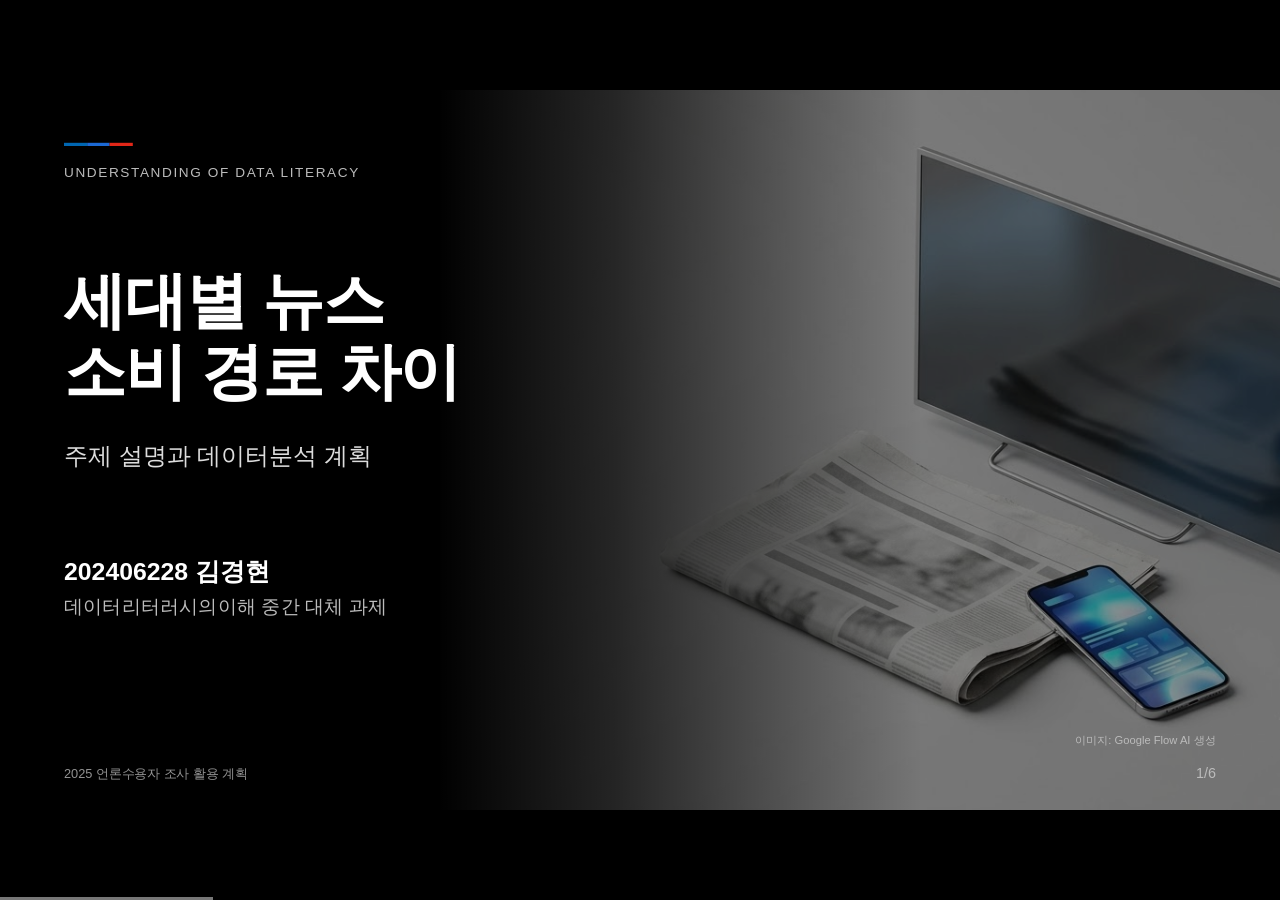
<file: news-analysis-plan/dist/index.html>
<!doctype html><html lang="ko"><head><meta charset="utf-8"><meta name="viewport" content="width=device-width,initial-scale=1"><title>세대별 뉴스 소비 경로 차이 — 데이터분석 계획서 | 김경현</title><style>:root{--blue:#1c69d4;--line:#3c3c3c;--body:#bbb}*{box-sizing:border-box}html,body{margin:0;width:100%;height:100%;background:#000;color:#fff;font-family:Arial,'Apple SD Gothic Neo','Noto Sans KR',sans-serif}body{overflow:hidden}#viewport{position:fixed;inset:0;display:flex;align-items:center;justify-content:center}#deck{position:relative;width:1600px;height:900px;flex-shrink:0;transform-origin:center}.slide{display:none;position:absolute;inset:0;background:#000;padding:66px 80px 85px;overflow:hidden}.slide.active{display:block}.eyebrow{color:#bbb;letter-spacing:2px;font-size:17px;font-weight:400}h1,h2,h3,p{margin:0;word-break:keep-all}h1{font-size:78px;line-height:1.14;letter-spacing:-2px}h2{font-size:50px;line-height:1.22;letter-spacing:-1.6px;margin-top:24px;font-weight:700}h3{font-size:29px;line-height:1.4}p{font-size:29px;line-height:1.65;color:var(--body);font-weight:300}.source{position:absolute;left:80px;right:150px;bottom:34px;font-size:16px;line-height:1.45;color:#929292}.page{position:absolute;right:80px;bottom:35px;color:#bbb;font-size:18px}.stripe{display:flex;width:86px;height:4px;margin-bottom:24px}.stripe i{flex:1;background:#0066b1}.stripe i:nth-child(2){background:#1c69d4}.stripe i:nth-child(3){background:#e22718}.cover-image{position:absolute;right:0;top:0;width:1050px;height:900px;object-fit:cover;object-position:75% center;filter:brightness(.58) grayscale(.2)}.cover-shade{position:absolute;inset:0;background:linear-gradient(90deg,#000 0%,#000 34%,rgba(0,0,0,.7) 48%,transparent 72%)}.cover-copy{position:relative;max-width:1000px}.cover h1{margin-top:105px}.subtitle{font-size:30px;margin-top:35px;color:#ddd}.author{margin-top:96px;font-size:24px;line-height:1.6;color:#bbb}.author strong{display:block;font-size:31px;color:#fff}.credit{position:absolute;right:80px;bottom:78px;font-size:14px;color:#bbb}.topic-layout{display:grid;grid-template-columns:470px 1fr;gap:85px;margin-top:65px}.topic-word{font-size:124px;font-weight:700;letter-spacing:-5px;border-top:1px solid #555;padding-top:45px}.topic-word span{display:block;font-size:21px;font-weight:400;letter-spacing:6px;color:#777;margin-top:20px}.topic-copy{border-left:1px solid #444;padding:25px 0 20px 55px}.topic-copy p+p{margin-top:35px}.experience{margin-top:45px}.experience article{display:grid;grid-template-columns:210px 1fr;gap:30px;border-top:1px solid #444;padding:22px 0}.experience article>span{color:#999;font-size:24px;padding-top:6px}.question{margin-top:27px;color:#e6e6e6;border-left:4px solid var(--blue);padding:12px 0 12px 25px;font-size:28px}.plan-steps{margin-top:47px}.plan-steps article{display:flex;gap:42px;border-top:1px solid #444;padding:23px 0}.plan-steps article>span{font-size:42px;color:#777;width:72px;flex-shrink:0}.plan-steps p{font-size:28px;margin-top:9px}.visual-plan{display:grid;grid-template-columns:1fr 1fr;gap:90px;margin-top:95px}.visual-plan article{border-top:1px solid #555;padding-top:36px}.line-mark{width:90px;height:4px;background:#bbb;margin-bottom:39px}.line-mark.blue{background:#1c69d4}.visual-plan h3{font-size:31px}.visual-plan p{font-size:29px;margin-top:29px}.additional{margin-top:63px}.additional article{display:grid;grid-template-columns:310px 1fr;gap:50px;border-top:1px solid #555;padding:34px 0}.additional h3{font-size:28px}.additional p{font-size:29px}button{font:inherit;color:#ddd;background:#111;border:1px solid #666;padding:9px 14px;min-height:40px;cursor:pointer}button:focus-visible{outline:3px solid #4195ff;outline-offset:3px}button:disabled{opacity:.3}#toolbar{position:fixed;bottom:10px;left:50%;transform:translateX(-50%);display:flex;gap:10px;align-items:center;padding:8px 10px;background:#111;border:1px solid #333;z-index:10;opacity:0;transition:opacity .15s;font-size:14px;white-space:nowrap}#toolbar:hover,#toolbar:focus-within,body.controls #toolbar{opacity:1}#counter{padding:0 6px}#progress{position:fixed;bottom:0;left:0;height:3px;background:#777;transition:width .2s}.no-motion *{transition:none!important;animation:none!important}@media print{html,body{height:auto;overflow:visible}#viewport{position:static;display:block}#deck{transform:none!important;width:1600px;height:auto}.slide,.slide.active{display:block;position:relative;height:900px;width:1600px;break-after:page;print-color-adjust:exact;-webkit-print-color-adjust:exact}.anim-in{opacity:1!important;transform:none!important}#toolbar,#progress{display:none}@page{size:1600px 900px;margin:0}}

.additional-copy{margin-top:100px;border-top:1px solid #555;padding-top:46px}.additional-copy p{font-size:33px;line-height:1.85}
</style></head><body><main id="viewport"><div id="deck" aria-label="주제 설명과 데이터분석 계획서, 6장">
<section class="slide cover active" id="S01"><img class="cover-image" src="[data-uri]" alt="TV·신문·스마트폰을 표현한 AI 생성 이미지"><div class="cover-shade"></div><div class="cover-copy"><div class="stripe"><i></i><i></i><i></i></div><div class="eyebrow">UNDERSTANDING OF DATA LITERACY</div><h1>세대별 뉴스<br>소비 경로 차이</h1><p class="subtitle">주제 설명과 데이터분석 계획</p><div class="author"><strong>202406228 김경현</strong><span>데이터리터러시의이해 중간 대체 과제</span></div></div><div class="source">2025 언론수용자 조사 활용 계획</div><span class="credit">이미지: Google Flow AI 생성</span></section>
<section class="slide" id="S02"><div class="eyebrow">01 / TOPIC</div><h2>전공과 연결되는 분석 주제로<br>‘뉴스’를 선택했습니다.</h2><div class="topic-layout"><div class="topic-word anim-in">뉴스<span>NEWS</span></div><div class="topic-copy"><p class="anim-in">미디어커뮤니케이션학과 학생으로서<br>전공과 관련된 분석 주제를 고민하다가<br>‘뉴스’를 선택했습니다.</p><p class="anim-in">뉴스 관련 데이터를 찾아보던 중<br>공공데이터포털에서 한국언론진흥재단의<br>「2025 언론수용자 조사」 데이터를 발견하여<br>활용해 보고자 합니다.</p></div></div></section>
<section class="slide" id="S03"><div class="eyebrow">02 / MOTIVATION</div><h2>일상에서도 뉴스를 접하는 방식에<br>차이가 있다는 것을 느꼈습니다.</h2><div class="experience"><article class="anim-in"><span>나</span><p>저는 주로 SNS나 유튜브로 새로운 소식을 접합니다.</p></article><article class="anim-in"><span>부모님</span><p>부모님은 TV나 인터넷 포털을 통해<br>접하시는 경우가 많습니다.</p></article><article class="anim-in"><span>흥미로운 점</span><p>SNS나 유튜브를 통해 소식을 접하는<br>고령층도 있다는 점이 흥미로웠습니다.</p></article></div><p class="question anim-in">실제 데이터에서도 연령대별 뉴스 이용 경로에 차이가 나타날까요?</p></section>
<section class="slide" id="S04"><div class="eyebrow">03 / ANALYSIS PLAN</div><h2>분석할 내용과 진행 방법</h2><div class="plan-steps"><article class="anim-in"><span>01</span><div><h3>AI를 활용한 데이터 정리</h3><p>공개 데이터의 정리와 분석에는<br>AI 에이전트를 활용할 계획입니다.</p></div></article><article class="anim-in"><span>02</span><div><h3>연령대별 뉴스 이용 비교</h3><p>살펴볼 내용은 연령대별로 많이 이용하는<br>뉴스 경로와 매체별 이용률입니다.</p></div></article><article class="anim-in"><span>03</span><div><h3>결과 확인과 정리</h3><p>분석 결과는 공식 통계표와 대조한 뒤,<br>HTML 슬라이드덱으로 정리하고자 합니다.</p></div></article></div></section>
<section class="slide" id="S05"><div class="eyebrow">04 / VISUALIZATION PLAN</div><h2>차이를 보여주는 그래프와<br>지루함을 줄이는 모션</h2><div class="visual-plan"><article class="anim-in"><div class="line-mark"></div><h3>연령대별 비교 그래프</h3><p>수업에서 배운 라이브러리와 도구를 활용한<br>연령대별 비교 그래프를 구상하고 있습니다.</p></article><article class="anim-in"><div class="line-mark blue"></div><h3>지루하지 않게 보는 모션</h3><p>그래프가 순서대로 나타나는 등의 모션을 넣어<br>발표가 지루하게 느껴지지 않도록 구성하고자 합니다.</p></article></div></section>
<section class="slide" id="S06"><div class="eyebrow">05 / ADDITIONAL DATA</div><h2>추가 자료가 필요한 경우</h2><div class="additional-copy anim-in"><p>분석 과정에서 「2025 언론수용자 조사」만으로<br>확인하기 어려운 부분이 있다면,<br>필요한 정보를 보완할 자료를 추가로 찾아보고자 합니다.</p></div><div class="source">202406228 김경현 · 데이터리터러시의이해 · 중간 대체 과제</div></section>
</div></main><nav id="toolbar" aria-label="슬라이드 제어"><button id="prev" aria-label="이전 슬라이드">←</button><span id="counter"></span><button id="next" aria-label="다음 슬라이드">→</button><button id="replay">다시 재생</button><button id="motion" aria-pressed="true">모션 켜짐</button><button id="fullscreen">전체 화면</button><button id="print">PDF·인쇄</button></nav><div id="progress"></div><script>/*
 * anime.js v3.2.2
 * (c) 2023 Julian Garnier
 * Released under the MIT license
 * animejs.com
 */

!function(n,e){"object"==typeof exports&&"undefined"!=typeof module?module.exports=e():"function"==typeof define&&define.amd?define(e):n.anime=e()}(this,function(){"use strict";var i={update:null,begin:null,loopBegin:null,changeBegin:null,change:null,changeComplete:null,loopComplete:null,complete:null,loop:1,direction:"normal",autoplay:!0,timelineOffset:0},M={duration:1e3,delay:0,endDelay:0,easing:"easeOutElastic(1, .5)",round:0},j=["translateX","translateY","translateZ","rotate","rotateX","rotateY","rotateZ","scale","scaleX","scaleY","scaleZ","skew","skewX","skewY","perspective","matrix","matrix3d"],l={CSS:{},springs:{}};function C(n,e,t){return Math.min(Math.max(n,e),t)}function u(n,e){return-1<n.indexOf(e)}function o(n,e){return n.apply(null,e)}var w={arr:function(n){return Array.isArray(n)},obj:function(n){return u(Object.prototype.toString.call(n),"Object")},pth:function(n){return w.obj(n)&&n.hasOwnProperty("totalLength")},svg:function(n){return n instanceof SVGElement},inp:function(n){return n instanceof HTMLInputElement},dom:function(n){return n.nodeType||w.svg(n)},str:function(n){return"string"==typeof n},fnc:function(n){return"function"==typeof n},und:function(n){return void 0===n},nil:function(n){return w.und(n)||null===n},hex:function(n){return/(^#[0-9A-F]{6}$)|(^#[0-9A-F]{3}$)/i.test(n)},rgb:function(n){return/^rgb/.test(n)},hsl:function(n){return/^hsl/.test(n)},col:function(n){return w.hex(n)||w.rgb(n)||w.hsl(n)},key:function(n){return!i.hasOwnProperty(n)&&!M.hasOwnProperty(n)&&"targets"!==n&&"keyframes"!==n}};function d(n){n=/\(([^)]+)\)/.exec(n);return n?n[1].split(",").map(function(n){return parseFloat(n)}):[]}function c(r,t){var n=d(r),e=C(w.und(n[0])?1:n[0],.1,100),a=C(w.und(n[1])?100:n[1],.1,100),o=C(w.und(n[2])?10:n[2],.1,100),n=C(w.und(n[3])?0:n[3],.1,100),u=Math.sqrt(a/e),i=o/(2*Math.sqrt(a*e)),c=i<1?u*Math.sqrt(1-i*i):0,s=i<1?(i*u-n)/c:-n+u;function f(n){var e=t?t*n/1e3:n,e=i<1?Math.exp(-e*i*u)*(+Math.cos(c*e)+s*Math.sin(c*e)):(1+s*e)*Math.exp(-e*u);return 0===n||1===n?n:1-e}return t?f:function(){var n=l.springs[r];if(n)return n;for(var e=0,t=0;;)if(1===f(e+=1/6)){if(16<=++t)break}else t=0;return n=e*(1/6)*1e3,l.springs[r]=n}}function q(e){return void 0===e&&(e=10),function(n){return Math.ceil(C(n,1e-6,1)*e)*(1/e)}}var H=function(b,e,M,t){if(0<=b&&b<=1&&0<=M&&M<=1){var x=new Float32Array(11);if(b!==e||M!==t)for(var n=0;n<11;++n)x[n]=k(.1*n,b,M);return function(n){return b===e&&M===t||0===n||1===n?n:k(r(n),e,t)}}function r(n){for(var e=0,t=1;10!==t&&x[t]<=n;++t)e+=.1;var r=e+.1*((n-x[--t])/(x[t+1]-x[t])),a=O(r,b,M);if(.001<=a){for(var o=n,u=r,i=b,c=M,s=0;s<4;++s){var f=O(u,i,c);if(0===f)return u;u-=(k(u,i,c)-o)/f}return u}if(0===a)return r;for(var l,d,p=n,h=e,g=e+.1,m=b,v=M,y=0;0<(l=k(d=h+(g-h)/2,m,v)-p)?g=d:h=d,1e-7<Math.abs(l)&&++y<10;);return d}};function r(n,e){return 1-3*e+3*n}function k(n,e,t){return((r(e,t)*n+(3*t-6*e))*n+3*e)*n}function O(n,e,t){return 3*r(e,t)*n*n+2*(3*t-6*e)*n+3*e}e={linear:function(){return function(n){return n}}},t={Sine:function(){return function(n){return 1-Math.cos(n*Math.PI/2)}},Expo:function(){return function(n){return n?Math.pow(2,10*n-10):0}},Circ:function(){return function(n){return 1-Math.sqrt(1-n*n)}},Back:function(){return function(n){return n*n*(3*n-2)}},Bounce:function(){return function(n){for(var e,t=4;n<((e=Math.pow(2,--t))-1)/11;);return 1/Math.pow(4,3-t)-7.5625*Math.pow((3*e-2)/22-n,2)}},Elastic:function(n,e){void 0===e&&(e=.5);var t=C(n=void 0===n?1:n,1,10),r=C(e,.1,2);return function(n){return 0===n||1===n?n:-t*Math.pow(2,10*(n-1))*Math.sin((n-1-r/(2*Math.PI)*Math.asin(1/t))*(2*Math.PI)/r)}}},["Quad","Cubic","Quart","Quint"].forEach(function(n,e){t[n]=function(){return function(n){return Math.pow(n,e+2)}}}),Object.keys(t).forEach(function(n){var r=t[n];e["easeIn"+n]=r,e["easeOut"+n]=function(e,t){return function(n){return 1-r(e,t)(1-n)}},e["easeInOut"+n]=function(e,t){return function(n){return n<.5?r(e,t)(2*n)/2:1-r(e,t)(-2*n+2)/2}},e["easeOutIn"+n]=function(e,t){return function(n){return n<.5?(1-r(e,t)(1-2*n))/2:(r(e,t)(2*n-1)+1)/2}}});var e,t,s=e;function P(n,e){if(w.fnc(n))return n;var t=n.split("(")[0],r=s[t],a=d(n);switch(t){case"spring":return c(n,e);case"cubicBezier":return o(H,a);case"steps":return o(q,a);default:return o(r,a)}}function a(n){try{return document.querySelectorAll(n)}catch(n){}}function I(n,e){for(var t,r=n.length,a=2<=arguments.length?e:void 0,o=[],u=0;u<r;u++)u in n&&(t=n[u],e.call(a,t,u,n))&&o.push(t);return o}function f(n){return n.reduce(function(n,e){return n.concat(w.arr(e)?f(e):e)},[])}function p(n){return w.arr(n)?n:(n=w.str(n)?a(n)||n:n)instanceof NodeList||n instanceof HTMLCollection?[].slice.call(n):[n]}function h(n,e){return n.some(function(n){return n===e})}function g(n){var e,t={};for(e in n)t[e]=n[e];return t}function x(n,e){var t,r=g(n);for(t in n)r[t]=(e.hasOwnProperty(t)?e:n)[t];return r}function D(n,e){var t,r=g(n);for(t in e)r[t]=(w.und(n[t])?e:n)[t];return r}function V(n){var e,t,r,a,o,u,i;return w.rgb(n)?(e=/rgb\((\d+,\s*[\d]+,\s*[\d]+)\)/g.exec(t=n))?"rgba("+e[1]+",1)":t:w.hex(n)?(e=(e=n).replace(/^#?([a-f\d])([a-f\d])([a-f\d])$/i,function(n,e,t,r){return e+e+t+t+r+r}),e=/^#?([a-f\d]{2})([a-f\d]{2})([a-f\d]{2})$/i.exec(e),"rgba("+parseInt(e[1],16)+","+parseInt(e[2],16)+","+parseInt(e[3],16)+",1)"):w.hsl(n)?(t=/hsl\((\d+),\s*([\d.]+)%,\s*([\d.]+)%\)/g.exec(t=n)||/hsla\((\d+),\s*([\d.]+)%,\s*([\d.]+)%,\s*([\d.]+)\)/g.exec(t),n=parseInt(t[1],10)/360,u=parseInt(t[2],10)/100,i=parseInt(t[3],10)/100,t=t[4]||1,0==u?r=a=o=i:(r=c(u=2*i-(i=i<.5?i*(1+u):i+u-i*u),i,n+1/3),a=c(u,i,n),o=c(u,i,n-1/3)),"rgba("+255*r+","+255*a+","+255*o+","+t+")"):void 0;function c(n,e,t){return t<0&&(t+=1),1<t&&--t,t<1/6?n+6*(e-n)*t:t<.5?e:t<2/3?n+(e-n)*(2/3-t)*6:n}}function B(n){n=/[+-]?\d*\.?\d+(?:\.\d+)?(?:[eE][+-]?\d+)?(%|px|pt|em|rem|in|cm|mm|ex|ch|pc|vw|vh|vmin|vmax|deg|rad|turn)?$/.exec(n);if(n)return n[1]}function m(n,e){return w.fnc(n)?n(e.target,e.id,e.total):n}function v(n,e){return n.getAttribute(e)}function y(n,e,t){var r,a,o;return h([t,"deg","rad","turn"],B(e))?e:(r=l.CSS[e+t],w.und(r)?(a=document.createElement(n.tagName),(n=n.parentNode&&n.parentNode!==document?n.parentNode:document.body).appendChild(a),a.style.position="absolute",a.style.width=100+t,o=100/a.offsetWidth,n.removeChild(a),n=o*parseFloat(e),l.CSS[e+t]=n):r)}function $(n,e,t){var r;if(e in n.style)return r=e.replace(/([a-z])([A-Z])/g,"$1-$2").toLowerCase(),e=n.style[e]||getComputedStyle(n).getPropertyValue(r)||"0",t?y(n,e,t):e}function b(n,e){return w.dom(n)&&!w.inp(n)&&(!w.nil(v(n,e))||w.svg(n)&&n[e])?"attribute":w.dom(n)&&h(j,e)?"transform":w.dom(n)&&"transform"!==e&&$(n,e)?"css":null!=n[e]?"object":void 0}function W(n){if(w.dom(n)){for(var e,t=n.style.transform||"",r=/(\w+)\(([^)]*)\)/g,a=new Map;e=r.exec(t);)a.set(e[1],e[2]);return a}}function X(n,e,t,r){var a=u(e,"scale")?1:0+(u(a=e,"translate")||"perspective"===a?"px":u(a,"rotate")||u(a,"skew")?"deg":void 0),o=W(n).get(e)||a;return t&&(t.transforms.list.set(e,o),t.transforms.last=e),r?y(n,o,r):o}function T(n,e,t,r){switch(b(n,e)){case"transform":return X(n,e,r,t);case"css":return $(n,e,t);case"attribute":return v(n,e);default:return n[e]||0}}function E(n,e){var t=/^(\*=|\+=|-=)/.exec(n);if(!t)return n;var r=B(n)||0,a=parseFloat(e),o=parseFloat(n.replace(t[0],""));switch(t[0][0]){case"+":return a+o+r;case"-":return a-o+r;case"*":return a*o+r}}function Y(n,e){var t;return w.col(n)?V(n):/\s/g.test(n)?n:(t=(t=B(n))?n.substr(0,n.length-t.length):n,e?t+e:t)}function F(n,e){return Math.sqrt(Math.pow(e.x-n.x,2)+Math.pow(e.y-n.y,2))}function Z(n){for(var e,t=n.points,r=0,a=0;a<t.numberOfItems;a++){var o=t.getItem(a);0<a&&(r+=F(e,o)),e=o}return r}function G(n){if(n.getTotalLength)return n.getTotalLength();switch(n.tagName.toLowerCase()){case"circle":return 2*Math.PI*v(n,"r");case"rect":return 2*v(t=n,"width")+2*v(t,"height");case"line":return F({x:v(t=n,"x1"),y:v(t,"y1")},{x:v(t,"x2"),y:v(t,"y2")});case"polyline":return Z(n);case"polygon":return e=n.points,Z(n)+F(e.getItem(e.numberOfItems-1),e.getItem(0))}var e,t}function Q(n,e){var e=e||{},n=e.el||function(n){for(var e=n.parentNode;w.svg(e)&&w.svg(e.parentNode);)e=e.parentNode;return e}(n),t=n.getBoundingClientRect(),r=v(n,"viewBox"),a=t.width,t=t.height,e=e.viewBox||(r?r.split(" "):[0,0,a,t]);return{el:n,viewBox:e,x:+e[0],y:+e[1],w:a,h:t,vW:e[2],vH:e[3]}}function z(n,e){var t=/[+-]?\d*\.?\d+(?:\.\d+)?(?:[eE][+-]?\d+)?/g,r=Y(w.pth(n)?n.totalLength:n,e)+"";return{original:r,numbers:r.match(t)?r.match(t).map(Number):[0],strings:w.str(n)||e?r.split(t):[]}}function A(n){return I(n?f(w.arr(n)?n.map(p):p(n)):[],function(n,e,t){return t.indexOf(n)===e})}function _(n){var t=A(n);return t.map(function(n,e){return{target:n,id:e,total:t.length,transforms:{list:W(n)}}})}function R(e){for(var t=I(f(e.map(function(n){return Object.keys(n)})),function(n){return w.key(n)}).reduce(function(n,e){return n.indexOf(e)<0&&n.push(e),n},[]),a={},n=0;n<t.length;n++)!function(n){var r=t[n];a[r]=e.map(function(n){var e,t={};for(e in n)w.key(e)?e==r&&(t.value=n[e]):t[e]=n[e];return t})}(n);return a}function J(n,e){var t,r=[],a=e.keyframes;for(t in e=a?D(R(a),e):e)w.key(t)&&r.push({name:t,tweens:function(n,t){var e,r=g(t),a=(/^spring/.test(r.easing)&&(r.duration=c(r.easing)),w.arr(n)&&(2===(e=n.length)&&!w.obj(n[0])?n={value:n}:w.fnc(t.duration)||(r.duration=t.duration/e)),w.arr(n)?n:[n]);return a.map(function(n,e){n=w.obj(n)&&!w.pth(n)?n:{value:n};return w.und(n.delay)&&(n.delay=e?0:t.delay),w.und(n.endDelay)&&(n.endDelay=e===a.length-1?t.endDelay:0),n}).map(function(n){return D(n,r)})}(e[t],n)});return r}function K(i,c){var s;return i.tweens.map(function(n){var n=function(n,e){var t,r={};for(t in n){var a=m(n[t],e);w.arr(a)&&1===(a=a.map(function(n){return m(n,e)})).length&&(a=a[0]),r[t]=a}return r.duration=parseFloat(r.duration),r.delay=parseFloat(r.delay),r}(n,c),e=n.value,t=w.arr(e)?e[1]:e,r=B(t),a=T(c.target,i.name,r,c),o=s?s.to.original:a,u=w.arr(e)?e[0]:o,a=B(u)||B(a),r=r||a;return w.und(t)&&(t=o),n.from=z(u,r),n.to=z(E(t,u),r),n.start=s?s.end:0,n.end=n.start+n.delay+n.duration+n.endDelay,n.easing=P(n.easing,n.duration),n.isPath=w.pth(e),n.isPathTargetInsideSVG=n.isPath&&w.svg(c.target),n.isColor=w.col(n.from.original),n.isColor&&(n.round=1),s=n})}var U={css:function(n,e,t){return n.style[e]=t},attribute:function(n,e,t){return n.setAttribute(e,t)},object:function(n,e,t){return n[e]=t},transform:function(n,e,t,r,a){var o;r.list.set(e,t),e!==r.last&&!a||(o="",r.list.forEach(function(n,e){o+=e+"("+n+") "}),n.style.transform=o)}};function nn(n,u){_(n).forEach(function(n){for(var e in u){var t=m(u[e],n),r=n.target,a=B(t),o=T(r,e,a,n),t=E(Y(t,a||B(o)),o),a=b(r,e);U[a](r,e,t,n.transforms,!0)}})}function en(n,e){return I(f(n.map(function(o){return e.map(function(n){var e,t,r=o,a=b(r.target,n.name);if(a)return t=(e=K(n,r))[e.length-1],{type:a,property:n.name,animatable:r,tweens:e,duration:t.end,delay:e[0].delay,endDelay:t.endDelay}})})),function(n){return!w.und(n)})}function tn(n,e){function t(n){return n.timelineOffset||0}var r=n.length,a={};return a.duration=r?Math.max.apply(Math,n.map(function(n){return t(n)+n.duration})):e.duration,a.delay=r?Math.min.apply(Math,n.map(function(n){return t(n)+n.delay})):e.delay,a.endDelay=r?a.duration-Math.max.apply(Math,n.map(function(n){return t(n)+n.duration-n.endDelay})):e.endDelay,a}var rn=0;var N,S=[],an=("undefined"!=typeof document&&document.addEventListener("visibilitychange",function(){L.suspendWhenDocumentHidden&&(n()?N=cancelAnimationFrame(N):(S.forEach(function(n){return n._onDocumentVisibility()}),an()))}),function(){!(N||n()&&L.suspendWhenDocumentHidden)&&0<S.length&&(N=requestAnimationFrame(on))});function on(n){for(var e=S.length,t=0;t<e;){var r=S[t];r.paused?(S.splice(t,1),e--):(r.tick(n),t++)}N=0<t?requestAnimationFrame(on):void 0}function n(){return document&&document.hidden}function L(n){var c,s=0,f=0,l=0,d=0,p=null;function h(n){var e=window.Promise&&new Promise(function(n){return p=n});return n.finished=e}e=x(i,n=n=void 0===n?{}:n),t=J(r=x(M,n),n),n=_(n.targets),r=tn(t=en(n,t),r),a=rn,rn++;var e,t,r,a,k=D(e,{id:a,children:[],animatables:n,animations:t,duration:r.duration,delay:r.delay,endDelay:r.endDelay});h(k);function g(){var n=k.direction;"alternate"!==n&&(k.direction="normal"!==n?"normal":"reverse"),k.reversed=!k.reversed,c.forEach(function(n){return n.reversed=k.reversed})}function m(n){return k.reversed?k.duration-n:n}function o(){s=0,f=m(k.currentTime)*(1/L.speed)}function v(n,e){e&&e.seek(n-e.timelineOffset)}function y(e){for(var n=0,t=k.animations,r=t.length;n<r;){for(var a=t[n],o=a.animatable,u=a.tweens,i=u.length-1,c=u[i],i=(i&&(c=I(u,function(n){return e<n.end})[0]||c),C(e-c.start-c.delay,0,c.duration)/c.duration),s=isNaN(i)?1:c.easing(i),f=c.to.strings,l=c.round,d=[],p=c.to.numbers.length,h=void 0,g=0;g<p;g++){var m=void 0,v=c.to.numbers[g],y=c.from.numbers[g]||0,m=c.isPath?function(e,t,n){function r(n){return e.el.getPointAtLength(1<=t+(n=void 0===n?0:n)?t+n:0)}var a=Q(e.el,e.svg),o=r(),u=r(-1),i=r(1),c=n?1:a.w/a.vW,s=n?1:a.h/a.vH;switch(e.property){case"x":return(o.x-a.x)*c;case"y":return(o.y-a.y)*s;case"angle":return 180*Math.atan2(i.y-u.y,i.x-u.x)/Math.PI}}(c.value,s*v,c.isPathTargetInsideSVG):y+s*(v-y);!l||c.isColor&&2<g||(m=Math.round(m*l)/l),d.push(m)}var b=f.length;if(b)for(var h=f[0],M=0;M<b;M++){f[M];var x=f[M+1],w=d[M];isNaN(w)||(h+=x?w+x:w+" ")}else h=d[0];U[a.type](o.target,a.property,h,o.transforms),a.currentValue=h,n++}}function b(n){k[n]&&!k.passThrough&&k[n](k)}function u(n){var e=k.duration,t=k.delay,r=e-k.endDelay,a=m(n);if(k.progress=C(a/e*100,0,100),k.reversePlayback=a<k.currentTime,c){var o=a;if(k.reversePlayback)for(var u=d;u--;)v(o,c[u]);else for(var i=0;i<d;i++)v(o,c[i])}!k.began&&0<k.currentTime&&(k.began=!0,b("begin")),!k.loopBegan&&0<k.currentTime&&(k.loopBegan=!0,b("loopBegin")),a<=t&&0!==k.currentTime&&y(0),(r<=a&&k.currentTime!==e||!e)&&y(e),t<a&&a<r?(k.changeBegan||(k.changeBegan=!0,k.changeCompleted=!1,b("changeBegin")),b("change"),y(a)):k.changeBegan&&(k.changeCompleted=!0,k.changeBegan=!1,b("changeComplete")),k.currentTime=C(a,0,e),k.began&&b("update"),e<=n&&(f=0,k.remaining&&!0!==k.remaining&&k.remaining--,k.remaining?(s=l,b("loopComplete"),k.loopBegan=!1,"alternate"===k.direction&&g()):(k.paused=!0,k.completed||(k.completed=!0,b("loopComplete"),b("complete"),!k.passThrough&&"Promise"in window&&(p(),h(k)))))}return k.reset=function(){var n=k.direction;k.passThrough=!1,k.currentTime=0,k.progress=0,k.paused=!0,k.began=!1,k.loopBegan=!1,k.changeBegan=!1,k.completed=!1,k.changeCompleted=!1,k.reversePlayback=!1,k.reversed="reverse"===n,k.remaining=k.loop,c=k.children;for(var e=d=c.length;e--;)k.children[e].reset();(k.reversed&&!0!==k.loop||"alternate"===n&&1===k.loop)&&k.remaining++,y(k.reversed?k.duration:0)},k._onDocumentVisibility=o,k.set=function(n,e){return nn(n,e),k},k.tick=function(n){u(((l=n)+(f-(s=s||l)))*L.speed)},k.seek=function(n){u(m(n))},k.pause=function(){k.paused=!0,o()},k.play=function(){k.paused&&(k.completed&&k.reset(),k.paused=!1,S.push(k),o(),an())},k.reverse=function(){g(),k.completed=!k.reversed,o()},k.restart=function(){k.reset(),k.play()},k.remove=function(n){cn(A(n),k)},k.reset(),k.autoplay&&k.play(),k}function un(n,e){for(var t=e.length;t--;)h(n,e[t].animatable.target)&&e.splice(t,1)}function cn(n,e){var t=e.animations,r=e.children;un(n,t);for(var a=r.length;a--;){var o=r[a],u=o.animations;un(n,u),u.length||o.children.length||r.splice(a,1)}t.length||r.length||e.pause()}return L.version="3.2.1",L.speed=1,L.suspendWhenDocumentHidden=!0,L.running=S,L.remove=function(n){for(var e=A(n),t=S.length;t--;)cn(e,S[t])},L.get=T,L.set=nn,L.convertPx=y,L.path=function(n,e){var t=w.str(n)?a(n)[0]:n,r=e||100;return function(n){return{property:n,el:t,svg:Q(t),totalLength:G(t)*(r/100)}}},L.setDashoffset=function(n){var e=G(n);return n.setAttribute("stroke-dasharray",e),e},L.stagger=function(n,e){var i=(e=void 0===e?{}:e).direction||"normal",c=e.easing?P(e.easing):null,s=e.grid,f=e.axis,l=e.from||0,d="first"===l,p="center"===l,h="last"===l,g=w.arr(n),m=g?parseFloat(n[0]):parseFloat(n),v=g?parseFloat(n[1]):0,y=B(g?n[1]:n)||0,b=e.start||0+(g?m:0),M=[],x=0;return function(n,e,t){if(d&&(l=0),p&&(l=(t-1)/2),h&&(l=t-1),!M.length){for(var r,a,o,u=0;u<t;u++)s?(r=p?(s[0]-1)/2:l%s[0],a=p?(s[1]-1)/2:Math.floor(l/s[0]),r=r-u%s[0],a=a-Math.floor(u/s[0]),o=Math.sqrt(r*r+a*a),"x"===f&&(o=-r),M.push(o="y"===f?-a:o)):M.push(Math.abs(l-u)),x=Math.max.apply(Math,M);c&&(M=M.map(function(n){return c(n/x)*x})),"reverse"===i&&(M=M.map(function(n){return f?n<0?-1*n:-n:Math.abs(x-n)}))}return b+(g?(v-m)/x:m)*(Math.round(100*M[e])/100)+y}},L.timeline=function(u){var i=L(u=void 0===u?{}:u);return i.duration=0,i.add=function(n,e){var t=S.indexOf(i),r=i.children;function a(n){n.passThrough=!0}-1<t&&S.splice(t,1);for(var o=0;o<r.length;o++)a(r[o]);t=D(n,x(M,u)),t.targets=t.targets||u.targets,n=i.duration,t.autoplay=!1,t.direction=i.direction,t.timelineOffset=w.und(e)?n:E(e,n),a(i),i.seek(t.timelineOffset),e=L(t),a(e),r.push(e),n=tn(r,u);return i.delay=n.delay,i.endDelay=n.endDelay,i.duration=n.duration,i.seek(0),i.reset(),i.autoplay&&i.play(),i},i},L.easing=P,L.penner=s,L.random=function(n,e){return Math.floor(Math.random()*(e-n+1))+n},L});</script><script>'use strict';
const $=s=>document.querySelector(s),slides=[...document.querySelectorAll('.slide')];
let current=0,motion=!matchMedia('(prefers-reduced-motion: reduce)').matches,animations=[],timer;
slides.forEach((s,i)=>{let p=document.createElement('span');p.className='page';p.textContent=(i+1)+'/'+slides.length;s.append(p)});
function resize(){$('#deck').style.transform=`scale(${Math.min(innerWidth/1600,innerHeight/900)})`}
function stop(){animations.forEach(a=>{a.pause();a.seek(a.duration)});animations=[]}
function animate(){if(motion&&typeof anime==='function'){animations.push(anime({targets:slides[current].querySelectorAll('.anim-in'),opacity:[0,1],translateY:[12,0],delay:anime.stagger(110),duration:650,easing:'easeOutCubic'}))}}
function show(i){stop();current=Math.max(0,Math.min(slides.length-1,i));slides.forEach((s,j)=>s.classList.toggle('active',j===current));$('#counter').textContent=(current+1)+'/'+slides.length;$('#prev').disabled=current===0;$('#next').disabled=current===slides.length-1;$('#progress').style.width=(current+1)/slides.length*100+'%';history.replaceState(null,'','#'+slides[current].id);animate()}
function next(){show(current+1)}
function prev(){show(current-1)}
function setMotion(){document.body.classList.toggle('no-motion',!motion);$('#motion').setAttribute('aria-pressed',String(motion));$('#motion').textContent=motion?'모션 켜짐':'모션 꺼짐'}
$('#next').onclick=next;$('#prev').onclick=prev;$('#motion').onclick=()=>{stop();motion=!motion;setMotion();show(current)};$('#replay').onclick=()=>{show(current)};$('#fullscreen').onclick=()=>{if(document.fullscreenElement)document.exitFullscreen();else document.documentElement.requestFullscreen?.().catch(()=>{})};$('#print').onclick=()=>window.print();
window.addEventListener('keydown',e=>{if(/INPUT|TEXTAREA|SELECT/.test(e.target.tagName))return;if(['ArrowRight','ArrowDown','PageDown',' '].includes(e.key)){e.preventDefault();if(!e.repeat)next()}else if(['ArrowLeft','ArrowUp','PageUp'].includes(e.key)){e.preventDefault();if(!e.repeat)prev()}else if(e.key==='Home'){e.preventDefault();show(0)}else if(e.key==='End'){e.preventDefault();show(slides.length-1)}else if(e.key.toLowerCase()==='m')$('#motion').click();else if(e.key.toLowerCase()==='r')$('#replay').click();else if(e.key.toLowerCase()==='f')$('#fullscreen').click()});
let sx,sy;document.addEventListener('touchstart',e=>{sx=e.changedTouches[0].clientX;sy=e.changedTouches[0].clientY},{passive:true});document.addEventListener('touchend',e=>{if(e.target.closest('button,a'))return;let dx=e.changedTouches[0].clientX-sx,dy=e.changedTouches[0].clientY-sy;if(Math.abs(dx)>65&&Math.abs(dx)>Math.abs(dy)){dx<0?next():prev()}},{passive:true});
window.addEventListener('mousemove',()=>{document.body.classList.add('controls');clearTimeout(timer);timer=setTimeout(()=>document.body.classList.remove('controls'),1800)});window.addEventListener('resize',resize);window.addEventListener('hashchange',()=>{const i=slides.findIndex(s=>'#'+s.id===location.hash);if(i>=0)show(i)});resize();setMotion();const initial=slides.findIndex(s=>'#'+s.id===location.hash);show(initial<0?0:initial);
</script></body></html>
</file>
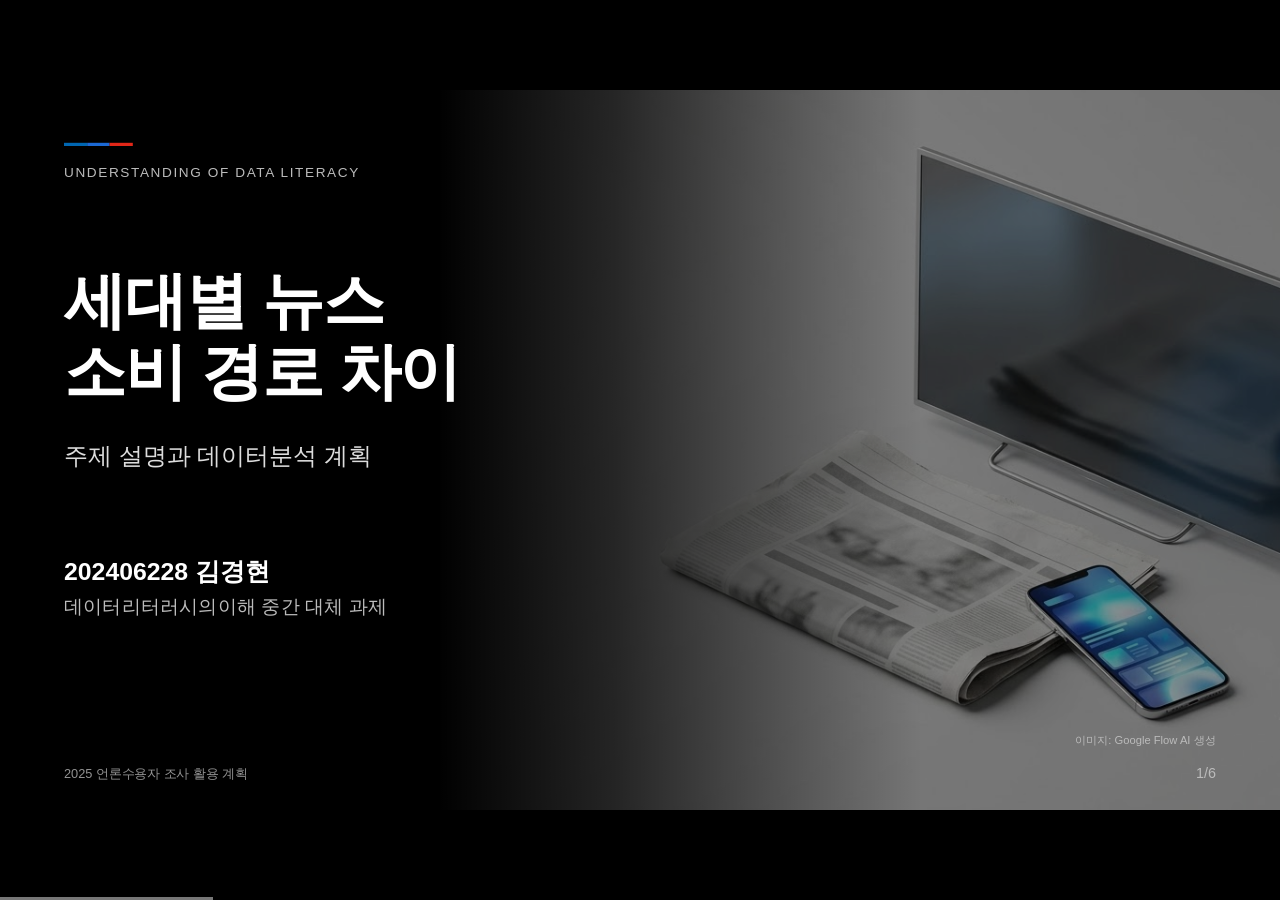
<file: news-analysis-plan/src/index.html>
<!doctype html><html lang="ko"><head><meta charset="utf-8"><meta name="viewport" content="width=device-width,initial-scale=1"><title>세대별 뉴스 소비 경로 차이 — 데이터분석 계획서 | 김경현</title><link rel="stylesheet" href="deck.css"></head><body><main id="viewport"><div id="deck" aria-label="주제 설명과 데이터분석 계획서, 6장">
<section class="slide cover active" id="S01"><img class="cover-image" src="../assets/news-devices.jpg" alt="TV·신문·스마트폰을 표현한 AI 생성 이미지"><div class="cover-shade"></div><div class="cover-copy"><div class="stripe"><i></i><i></i><i></i></div><div class="eyebrow">UNDERSTANDING OF DATA LITERACY</div><h1>세대별 뉴스<br>소비 경로 차이</h1><p class="subtitle">주제 설명과 데이터분석 계획</p><div class="author"><strong>202406228 김경현</strong><span>데이터리터러시의이해 중간 대체 과제</span></div></div><div class="source">2025 언론수용자 조사 활용 계획</div><span class="credit">이미지: Google Flow AI 생성</span></section>
<section class="slide" id="S02"><div class="eyebrow">01 / TOPIC</div><h2>전공과 연결되는 분석 주제로<br>‘뉴스’를 선택했습니다.</h2><div class="topic-layout"><div class="topic-word anim-in">뉴스<span>NEWS</span></div><div class="topic-copy"><p class="anim-in">미디어커뮤니케이션학과 학생으로서<br>전공과 관련된 분석 주제를 고민하다가<br>‘뉴스’를 선택했습니다.</p><p class="anim-in">뉴스 관련 데이터를 찾아보던 중<br>공공데이터포털에서 한국언론진흥재단의<br>「2025 언론수용자 조사」 데이터를 발견하여<br>활용해 보고자 합니다.</p></div></div></section>
<section class="slide" id="S03"><div class="eyebrow">02 / MOTIVATION</div><h2>일상에서도 뉴스를 접하는 방식에<br>차이가 있다는 것을 느꼈습니다.</h2><div class="experience"><article class="anim-in"><span>나</span><p>저는 주로 SNS나 유튜브로 새로운 소식을 접합니다.</p></article><article class="anim-in"><span>부모님</span><p>부모님은 TV나 인터넷 포털을 통해<br>접하시는 경우가 많습니다.</p></article><article class="anim-in"><span>흥미로운 점</span><p>SNS나 유튜브를 통해 소식을 접하는<br>고령층도 있다는 점이 흥미로웠습니다.</p></article></div><p class="question anim-in">실제 데이터에서도 연령대별 뉴스 이용 경로에 차이가 나타날까요?</p></section>
<section class="slide" id="S04"><div class="eyebrow">03 / ANALYSIS PLAN</div><h2>분석할 내용과 진행 방법</h2><div class="plan-steps"><article class="anim-in"><span>01</span><div><h3>AI를 활용한 데이터 정리</h3><p>공개 데이터의 정리와 분석에는<br>AI 에이전트를 활용할 계획입니다.</p></div></article><article class="anim-in"><span>02</span><div><h3>연령대별 뉴스 이용 비교</h3><p>살펴볼 내용은 연령대별로 많이 이용하는<br>뉴스 경로와 매체별 이용률입니다.</p></div></article><article class="anim-in"><span>03</span><div><h3>결과 확인과 정리</h3><p>분석 결과는 공식 통계표와 대조한 뒤,<br>HTML 슬라이드덱으로 정리하고자 합니다.</p></div></article></div></section>
<section class="slide" id="S05"><div class="eyebrow">04 / VISUALIZATION PLAN</div><h2>차이를 보여주는 그래프와<br>지루함을 줄이는 모션</h2><div class="visual-plan"><article class="anim-in"><div class="line-mark"></div><h3>연령대별 비교 그래프</h3><p>수업에서 배운 라이브러리와 도구를 활용한<br>연령대별 비교 그래프를 구상하고 있습니다.</p></article><article class="anim-in"><div class="line-mark blue"></div><h3>지루하지 않게 보는 모션</h3><p>그래프가 순서대로 나타나는 등의 모션을 넣어<br>발표가 지루하게 느껴지지 않도록 구성하고자 합니다.</p></article></div></section>
<section class="slide" id="S06"><div class="eyebrow">05 / ADDITIONAL DATA</div><h2>추가 자료가 필요한 경우</h2><div class="additional-copy anim-in"><p>분석 과정에서 「2025 언론수용자 조사」만으로<br>확인하기 어려운 부분이 있다면,<br>필요한 정보를 보완할 자료를 추가로 찾아보고자 합니다.</p></div><div class="source">202406228 김경현 · 데이터리터러시의이해 · 중간 대체 과제</div></section>
</div></main><nav id="toolbar" aria-label="슬라이드 제어"><button id="prev" aria-label="이전 슬라이드">←</button><span id="counter"></span><button id="next" aria-label="다음 슬라이드">→</button><button id="replay">다시 재생</button><button id="motion" aria-pressed="true">모션 켜짐</button><button id="fullscreen">전체 화면</button><button id="print">PDF·인쇄</button></nav><div id="progress"></div><script src="../assets/anime.min.js"></script><script src="deck.js"></script></body></html>
</file>
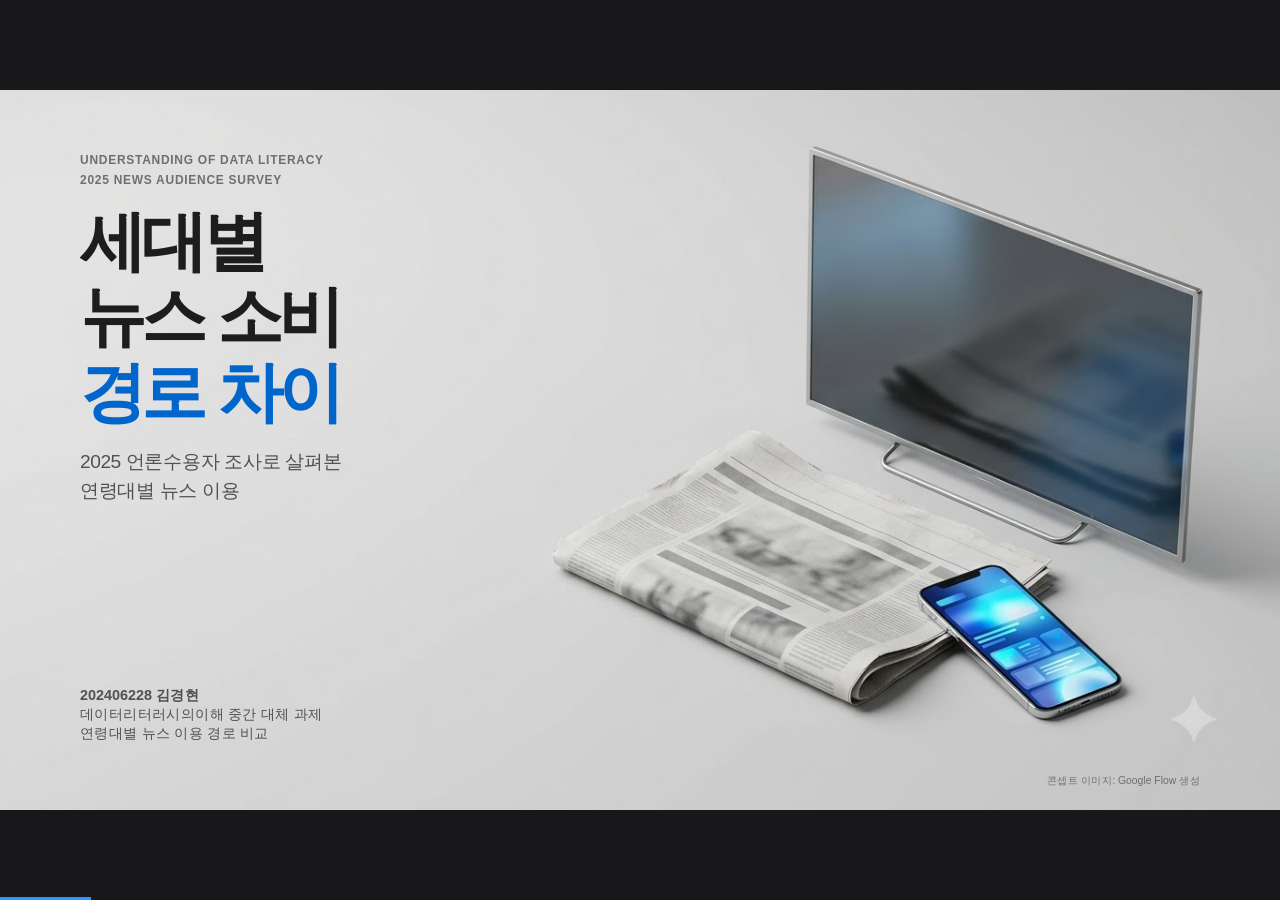
<file: news-consumption-deck/05_slides/index.html>
<!doctype html><html lang="ko"><head><meta charset="utf-8"><meta name="viewport" content="width=device-width, initial-scale=1"><title>세대별 뉴스 소비 경로 차이</title><link rel="stylesheet" href="styles/deck.css"></head><body>
<main id="viewport"><div id="deck" aria-label="세대별 뉴스 소비 경로 차이 슬라이드덱">
<section class="slide active pearl" id="S01" data-page="1" data-part="main" data-title="세대별 뉴스 소비 경로 차이" data-notes="2025 언론수용자 조사 원자료를 활용한 데이터리터러시의이해 중간 대체 과제입니다. 표지 이미지는 Google Flow에서 생성한 콘셉트 이미지이며 실제 조사 장면이 아닙니다. 발표자는 202406228 김경현이며, 데이터리터러시의이해 중간 대체 과제입니다.">
<img class="hero-photo" src="../04_assets/images/flow-news-devices.jpg" alt="신문, TV, 스마트폰을 함께 놓은 AI 생성 콘셉트 이미지"><div class="cover-copy"><p class="eyebrow" style="font-size:15px;letter-spacing:.06em;line-height:1.6">UNDERSTANDING OF DATA LITERACY<br>2025 NEWS AUDIENCE SURVEY</p><h1>세대별<br>뉴스 소비<br><span class="accent">경로 차이</span></h1><p class="lead">2025 언론수용자 조사로 살펴본<br>연령대별 뉴스 이용</p></div><p class="cover-bottom"><strong style="font-weight:600">202406228 김경현</strong><br>데이터리터러시의이해 중간 대체 과제<br>연령대별 뉴스 이용 경로 비교</p><p class="hero-credit">콘셉트 이미지: Google Flow 생성</p></section>
<section class="slide" id="S02" data-page="2" data-part="main" data-title="분석 질문과 데이터" data-notes="전국 만 19세 이상 6,000명을 대상으로 한 대면면접조사입니다. 조사 기간은 2025년 7월 8일부터 9월 2일까지입니다. 여기서 세대는 출생 코호트가 아니라 현재 연령대 비교를 뜻합니다. 첫 집단은 19세를 포함한 19~29세입니다. 원자료의 실제 응답자 수와 가중 사례수는 다르므로 이 덱에서 n은 비가중 응답자 수로 표시합니다."><p class="eyebrow">01 / RESEARCH DESIGN</p><h2>어디서 뉴스를 보는가?<br><span class="accent">연령대를 나누면 답이 달라질까?</span></h2><div class="method-layout"><div><div class="big number">6,000<span class="unit">명</span></div><p class="metric-label">전국 만 19세 이상 성인</p><div class="rule"></div><p>2025. 7. 8. ~ 9. 2.<br>태블릿을 활용한 대면면접조사</p></div><div><h3>비교 기준</h3><p style="margin-top:18px">19–29세, 30대, 40대, 50대,<br>60대, 70세 이상</p><div class="rule"></div><p>연령별 비율에 조사 가중치 WT 적용<br>‘세대’는 현재 연령대의 차이를 의미</p></div></div><div class="source">출처: 한국언론진흥재단, 『2025 언론수용자 조사』, p.48. 원자료 DQ3, WT.</div></section>
<section class="slide" id="S04" data-page="3" data-part="main" data-title="전체 주 이용 경로" data-notes="전체 응답자의 주 이용 경로 비율입니다. TV 48.0%, 포털/검색엔진 33.0%, 온라인 동영상 5.6%입니다. 기타는 Q84에서 TV, 포털/검색, 온라인 동영상, 비이용을 제외한 모든 경로의 합입니다. 그래프는 0~100% 공통 축을 사용합니다."><p class="eyebrow">02 / OVERALL</p><h2>전체에서는 <span class="accent">TV가 48.0%</span></h2><div class="split"><div class="aside"><div class="big number">81.0<span class="unit">%</span></div><p>TV와 포털·검색을<br>주 이용 경로로 고른 비율의 합</p><p>전체 비율만으로는<br>연령대별 차이가 보이지 않습니다.</p></div><div class="chart" id="overall-chart"></div></div><div class="source">출처: 원자료 Q84, WT 재계산. 보고서 p.70, 표 4-2·그림 4-7과 대조. 단위: %, 전체 n=6,000.</div></section>
<section class="slide" id="S06" data-page="4" data-part="main" data-title="연령별 주 이용 경로 구성" data-notes="주 이용 경로를 TV, 포털/검색, 온라인 동영상, 기타 경로, 비이용으로 재분류했습니다. 기타에는 종이신문, SNS, 숏폼, 앱 등 나머지 응답을 모두 포함합니다. 한 연령집단에서 원래 응답의 가중 비율 합은 100%이며, 표시된 소수점 반올림으로 합계가 다를 수 있습니다."><p class="eyebrow">03 / ROUTE MIX</p><h2>연령이 높은 집단일수록<br>TV 중심의 구성이 뚜렷</h2><div class="legend"><span style="--c:#7a7a7a">TV</span><span style="--c:#0066cc">포털·검색</span><span style="--c:#74b7f7">온라인 동영상</span><span style="--c:#c4c4c9">기타 경로</span><span style="--c:#e9e9ed">비이용</span></div><div class="chart chart-wide" id="stacked-chart"></div><div class="source">출처: 원자료 Q84, WT. 단일응답 재분류, 각 연령집단 합계 100%. 기타 경로는 TV·포털·동영상·비이용 외 모든 경로.</div></section>
<section class="slide dark" id="S07" data-page="5" data-part="main" data-title="TV와 포털의 차이" data-notes="Manim으로 만든 덤벨 차트 영상입니다. 같은 Q84 데이터를 사용합니다. TV를 회색, 포털을 파랑으로 표시했습니다. 50대의 TV와 포털 차이는 반올림 전 수치로 27.6%포인트입니다. 원자료의 55.908012… − 28.352686… = 27.555326…을 반올림한 값이며 보고서 표시값 55.9 − 28.4의 차이 27.5와는 반올림 순서가 다릅니다. 영상 아래의 값은 백분율 상대변화가 아닌 비율 간 차이입니다."><p class="eyebrow">04 / TV & PORTAL</p><h2>40대까지는 포털,<br><span class="accent">50대부터는 TV가 1위</span></h2><div class="split" style="margin-top:20px;grid-template-columns:320px 1fr"><div class="aside"><h3>TV 55.9%<br>포털·검색 28.4%</h3><p>50대의 TV·포털 격차는<br>27.6%포인트입니다.</p><div class="legend gap-legend" aria-label="그래프 범례"><span style="--c:#a1a1a6">TV</span><span style="--c:#2997ff">포털·검색</span></div></div><div><video class="manim-video" muted playsinline preload="auto" src="../04_assets/charts/news-routes.mp4" aria-label="연령대별 TV와 포털 주 이용률의 Manim 애니메이션"></video><p class="manim-sub">연령대별 주 이용률 비교 · 공통 축 0–100%</p></div></div><div class="source">출처: 원자료 Q84, WT. 가중 비율 차이, 반올림 전 계산. Manim으로 시각화.</div></section>
<section class="slide dark" id="S03" data-page="6" data-part="main" data-title="주 이용과 주간 이용의 차이" data-notes="앞선 화면은 뉴스를 가장 많이 이용한 경로 하나를 비교했습니다. 전체의 48.0%가 TV를 주 이용 경로로 선택했습니다(Q84). 반면 지난 일주일간 TV 뉴스/시사 프로그램을 한 번 이상 시청한 비율은 81.4%입니다(Q13). 두 값은 전체 응답자 기준 가중 비율이지만 서로 다른 질문의 결과입니다. Q13은 모바일·컴퓨터를 통한 TV 뉴스 시청도 포함하므로 TV 수상기 이용률로 해석하면 안 됩니다. 다음 화면부터는 각 경로의 주간 뉴스 이용 여부를 비교합니다. 개인별 이용 중복은 별도 교차분석 화면에서 확인합니다."><p class="eyebrow">05 / TWO MEASURES</p><h2>가장 많이 쓰는 경로와<br>이용한 적 있는 경로는 다릅니다</h2><div class="two-measures"><div class="measure"><h3>TV가 주 이용 경로</h3><p>가장 많이 이용한 뉴스 경로는?<br>문84, 경로 하나만 선택</p><div style="margin-top:38px"><span class="number accent" data-count="48.03219210733019">48.0</span><span class="unit">%</span></div><p>TV를 가장 많이 쓴 뉴스 경로로 선택</p></div><div class="measure"><h3>TV 뉴스·시사 주간 시청</h3><p>지난 1주일간 TV 뉴스를 시청했는가?<br>문13, 시청 여부 응답</p><div style="margin-top:38px"><span class="number accent" data-count="81.35307593196471">81.4</span><span class="unit">%</span></div><p>TV 뉴스·시사 프로그램을 한 번 이상 시청</p></div></div><p class="lead" style="margin-top:40px">둘 다 전체 응답자 기준입니다.<br>이제 각 경로의 지난 1주일 뉴스 이용률을 비교합니다.</p><div class="source">출처: 보고서 p.70, 문84 · p.83, 문13. 전체 응답자 기준 가중 %.<br>문13의 TV 뉴스·시사 시청은 TV 수상기뿐 아니라 모바일·컴퓨터를 통한 시청도 포함.</div></section>
<section class="slide pearl" id="S08" data-page="7" data-part="main" data-title="주간 뉴스 이용률 히트맵" data-notes="앞서 구분한 주간 뉴스 이용률을 여섯 연령집단과 여섯 경로에 적용한 히트맵입니다. 각 칸은 해당 연령집단 전체를 분모로 한 가중 이용률입니다. 경로별 응답은 중복될 수 있어 가로 합계는 100%가 아닙니다. 다만 이 표는 경로별 비율을 나란히 보여주는 것으로, 같은 개인이 어떤 경로를 함께 이용했는지는 이 표만으로 알 수 없습니다. 포털 뉴스는 모바일 또는 PC 이용을 포함하며, TV는 모바일·컴퓨터를 통한 TV 뉴스/시사 시청도 포함합니다. 다음 화면에서는 동영상과 숏폼의 연령 차이에 초점을 맞춥니다."><p class="eyebrow">06 / WEEKLY REACH</p><h2>지난 1주일간 이용한<br>뉴스 경로를 비교하면</h2><div class="heat" id="heatmap"></div><img class="heat-source" id="seaborn-image" hidden src="../04_assets/charts/weekly-heatmap.png" alt="Seaborn으로 그린 연령별 주간 뉴스 이용률 히트맵"><div class="heat-scale"><span>0%</span><i style="background:#eaf2fb"></i><i style="background:#b2d1ef"></i><i style="background:#6ea6db"></i><i style="background:#0066cc"></i><span>100%</span><span style="margin-left:20px">색이 진할수록 이용률이 높음</span></div><button class="toggle" id="seaborn-toggle" style="margin-top:16px">Seaborn 분석 차트 보기</button><div class="source">출처: 원자료 Q13·31·46·53·61·73, WT. 보고서 p.83·96·110·116·122·130. 가중 %, 경로 간 중복 가능.<br>TV는 모바일·컴퓨터를 통한 TV 뉴스/시사 프로그램 시청도 포함(문13).</div></section>
<section class="slide" id="S09" data-page="8" data-part="main" data-title="동영상과 숏폼 뉴스 이용" data-notes="온라인 동영상 플랫폼 뉴스 이용률은 40대 37.4%, 숏폼 뉴스 이용률은 30대 34.3%가 각 경로에서 가장 높습니다. 두 문항은 중복 이용할 수 있어 더해서 이용자 수를 계산하면 안 됩니다. 이 결과만으로 젊은 세대가 동영상 뉴스를 선호하는 이유를 설명할 수는 없습니다."><p class="eyebrow">07 / VIDEO NEWS</p><h2>숏폼 뉴스는 <span class="accent">30대에서 가장 높음</span></h2><div class="legend"><span style="--c:#0066cc">숏폼 뉴스</span><span style="--c:#7a7a7a">온라인 동영상 뉴스</span></div><div class="chart chart-wide" id="video-lines"></div><div class="source">출처: 원자료 Q53·61, WT. 보고서 p.116·122. 지난 일주일 이용률, 각 연령집단 전체 기준, 단위: %.</div></section>
<section class="slide pearl" id="S10" data-page="9" data-part="main" data-title="동영상과 숏폼의 중복 이용" data-notes="앞 화면의 온라인 동영상과 숏폼 이용률에는 같은 응답자가 겹쳐 포함될 수 있습니다. 이 화면은 보고서의 직접 수록 표가 아닌 공개 원자료 Q53·Q61의 추가 교차분석입니다. 동일 응답자의 두 문항을 동영상만, 둘 다, 숏폼만, 둘 다 비이용으로 분류했습니다. 모든 비율의 분모는 해당 연령집단 전체입니다. 30대는 둘 중 하나 이상 이용한 비율이 47.9%, 두 문항 모두 이용 응답한 비율은 21.9%입니다. 연령 버튼을 바꾸면 각 집단의 이용 조합을 비교할 수 있습니다. 두 문항의 응답 조합이지 뉴스 형식이 완전히 분리됐다는 뜻은 아닙니다. 단순 합계는 중복 이용자를 두 번 세므로 합집합 계산에는 중복을 한 번 뺍니다."><p class="eyebrow">08 / OVERLAPPING AUDIENCES</p><h2>동영상·숏폼 뉴스의<br>중복 이용도 연령별로 다름</h2><div class="selector" id="age-selector" aria-label="중복 이용 연령대 선택"></div><div class="overlap-grid"><div><p class="metric-label" id="overlap-age"></p><div class="overlap-total number accent" id="overlap-union"></div><p class="lead">둘 중 하나 이상 이용</p><div class="chart" id="overlap-bar" style="height:165px;margin-top:20px"></div><div class="legend" id="overlap-legend" style="font-size:16px;gap:14px;margin-top:0"></div></div><div class="overlap-list" id="overlap-details"></div></div><div class="source">출처: 공개 원자료 Q53·61, WT 추가 교차분석(보고서 직접 수록값 아님). 각 연령집단 전체 기준, 단위: %.</div></section>
<section class="slide" id="S11" data-page="10" data-part="main" data-title="뉴스 비이용 응답" data-notes="Q84의 ‘지난 1주일 동안 위 경로들을 통해 뉴스나 시사정보를 이용한 적 없음’ 응답 비율입니다. 19~29세는 9.5%로 여섯 집단 중 가장 높습니다. 뉴스에 평소 관심이 없다는 뜻이나 모든 뉴스 접촉의 부재로 일반화할 수 없습니다. 다른 문항과의 응답 일관성을 별도 검토한 지표는 아닙니다."><p class="eyebrow">09 / NO NEWS ROUTE REPORTED</p><h2>19–29세의 뉴스 비이용 응답은<br><span class="accent">9.5%</span></h2><div class="split"><div class="aside"><h3>여섯 연령집단 중 최고</h3><p>경로별 이용 차이와 함께<br>뉴스 비이용 응답도<br>연령별로 살펴봅니다.</p><p style="font-size:20px">문84의 지난 1주일 기준 응답</p></div><div class="chart" id="nonuse-chart"></div></div><div class="source">출처: 원자료 Q84=9998, WT. 각 연령집단 전체 기준 가중 비율. 비이용은 문84에서 제시한 경로와 기간에 한정.</div></section>
<section class="slide dark" id="S12" data-page="11" data-part="main" data-title="생성형 AI를 통한 뉴스 이용" data-notes="결론에 앞서 살펴보는 새로운 뉴스 경로의 보조 사례입니다. 생성형 AI 서비스 뉴스 이용률은 전체 2.1%, 19~29세 3.9%입니다. 앞서 본 TV·포털 중심의 주 이용 경로 분석과 구분해 새로운 경로의 주간 이용 사례로 제시합니다. AI 서비스 일반 이용과 AI를 통한 뉴스 이용은 다른 질문입니다. 70세 이상은 원자료에서 뉴스 이용 응답이 0명이지만 모집단 이용자가 없다고 단정할 수 없습니다."><p class="eyebrow">10 / AI NEWS / ADDITIONAL CASE</p><h2>새로운 뉴스 경로:<br><span class="accent">생성형 AI 이용률 2.1%</span></h2><div class="split"><div class="aside"><h3>19–29세 3.9%</h3><p>기존 뉴스 경로와 함께<br>새로운 경로의 이용 규모도<br>살펴봅니다.</p></div><div class="chart" id="ai-chart"></div></div><div class="source">출처: 원자료 Q73, WT. 보고서 p.130, 그림 4-120·122. 지난 일주일 생성형 AI 뉴스 이용률, 단위: %. 0.0%는 표본 내 관측값.</div></section>
<section class="slide" id="S13" data-page="12" data-part="main" data-title="분석 결과와 시사점" data-notes="첫째, 주 이용 경로 1위는 40대까지 포털/검색이고 50대부터 TV입니다. 둘째, 숏폼 뉴스 주간 이용률은 30대 34.3%로 여섯 집단 중 가장 높습니다. 이는 현재 연령집단의 기술통계 차이이며 개인이 나이 들면서 경로를 바꾸는 과정이나 인과관계를 확인한 결과가 아닙니다. 데이터리터러시 관점에서는 주 이용 경로와 주간 이용 여부라는 질문의 차이, 분모, 경로 간 이용 중복을 함께 읽어야 한다는 점을 정리합니다."><p class="eyebrow">11 / FINDINGS</p><h2>연령별 경로 차이와<br><span class="accent">이용률을 읽는 기준</span></h2><div class="takeaways"><div><div class="number">40대 / 50대</div><p>40대까지는 포털이 1위<br>50대부터는 TV가 1위</p></div><div><div class="number">34.3<span class="unit">%</span></div><p>30대의 숏폼 뉴스 주간 이용률<br>여섯 연령집단 중 가장 높음</p></div></div><div class="rule"></div><p class="conclusion-line">뉴스 이용률을 비교할 때는<br>질문과 분모, 경로 간 중복 여부를 함께 확인해야 합니다.</p><div class="source">출처: 원자료 Q84·61, WT. 보고서 p.70·122. 주 이용 경로와 주간 이용률은 다른 지표이며, 현재 연령집단의 차이를 비교한 결과.</div></section>
<section class="slide pearl" id="S14" data-page="13" data-part="main" data-title="분석 방법과 한계" data-notes="AI는 변수 확인, Python 분석 코드, 차트와 HTML 구현, 생성 이미지 제작에 활용했습니다. 결과 수치는 Python으로 계산하고 보고서 표 4-2와 핵심 수치를 대조했습니다. 이 발표는 복합표본 설계 기반 유의성 검정이나 인과 추론을 수행하지 않은 기술통계 분석입니다. 연령과 출생세대 및 생애주기 효과를 구분하지 못합니다."><p class="eyebrow">12 / METHODS & LIMITATIONS</p><h2>재현 가능한 분석과<br>해석의 범위</h2><div class="appendix-grid"><div><h3>분석 방법</h3><p>공개 SAV 원자료 6,000행 사용<br>연령 DQ3, 가중치 WT 적용<br>비율(%) = 해당 응답의 가중치 합 ÷ 집단 가중치 합 × 100</p><div class="rule"></div><h3>AI 활용</h3><p>변수 검토·Python 코드·HTML 구현 보조<br>Seaborn 분석, Manim·Anime.js 애니메이션<br>Google Flow 콘셉트 이미지 생성</p></div><div><h3>해석할 때 주의할 점</h3><ul><li>한 시점의 연령 차이로 세대 변화나 인과관계를 단정할 수 없음</li><li>주 이용 경로와 주간 이용률은 서로 다른 문항</li><li>기술통계 비교이며 유의성 검정은 수행하지 않음</li><li>원자료의 실제 표본 수와 보고서의 가중 사례수는 다름</li></ul><p style="margin-top:24px;font-size:18px">실제 n: 828 / 869 / 1,038 / 1,189 / 1,098 / 978<br>연령집단 순서: 19–29세부터 70세 이상</p></div></div><div class="source">분석 코드: 03_content/analysis/analyze.py. 집계 결과: 04_assets/charts/weighted-results.csv. 원자료는 수정하지 않음.</div></section>
<section class="slide" id="S15" data-page="14" data-part="main" data-title="참고자료" data-notes="한국언론진흥재단의 2025 언론수용자 조사 공개 자료를 사용했습니다. 제출용 단일 HTML에는 그래프, 집계 데이터, 이미지와 영상이 포함되어 있습니다. 원자료와 보고서 파일은 프로젝트의 00_inbox/fileidDownLoad에 보존했습니다. 발표에서 사용한 값의 정확한 집계 결과와 변수 매핑은 JSON 및 CSV에서 확인할 수 있습니다."><p class="eyebrow">13 / REFERENCES</p><h2>참고자료</h2><div class="reference-list"><p>한국언론진흥재단 (2025). <strong>『2025 언론수용자 조사』</strong><br><small>조사 설계 p.48 · 주 이용 경로 p.70<br>주간 뉴스 이용 p.83·96·110·116·122·130</small></p><p>한국언론진흥재단 (2025). <strong>설문지 겸 코드북, 최종데이터, 통계표</strong><br><small>DQ3, WT, Q84, Q13, Q31, Q46, Q53, Q61, Q73 활용 · 사용자 제공 공개 자료</small></p><p><strong>분석 산출물</strong><br><small>analyze.py / survey-summary.json / weighted-results.csv<br>슬라이드 수치는 원자료 가중 재계산, 보고서 주요 수치와 대조</small></p><p><strong>시각화와 디자인</strong><br><small>Seaborn · Manim Community · Anime.js 3.2.2 (MIT)<br>Apple 스타일: 프로젝트 DESIGN.md · 표지: Google Flow 생성 이미지</small></p></div><div class="source">방향키 / Space: 이동 · R: 애니메이션 다시 보기 · N: 발표자 메모 · F: 전체 화면 · M: 모션 켜기/끄기 · Home / End: 처음 / 끝</div></section>
</div></main><nav id="toolbar" aria-label="슬라이드 조작"><button id="prev" aria-label="이전 슬라이드">←</button><span id="counter" aria-live="polite"></span><button id="next" aria-label="다음 슬라이드">→</button><button id="replay">다시 보기</button><button id="motion" aria-pressed="true">모션 켜짐</button><button id="notes-btn">메모</button><button id="fullscreen">전체 화면</button><button id="print">인쇄</button></nav><aside class="notes" id="notes" hidden></aside><div id="progress"></div><script id="survey-data" type="application/json">{
  "n": 6000,
  "weight_sum": 6000.000000000015,
  "groups": [
    {
      "age": "19–29세",
      "n": 828,
      "weighted_n": 885.1857706021128,
      "main": {
        "TV": 11.10994605487339,
        "포털·검색": 56.84869161322092,
        "온라인 동영상": 7.6602316061486375,
        "숏폼": 2.561014656228302,
        "SNS": 3.2512154789500327,
        "뉴스 비이용": 9.46533604393372
      },
      "weekly": {
        "TV": 48.23835404672735,
        "포털·검색": 80.54180565155384,
        "온라인 동영상": 34.58275015963837,
        "숏폼": 26.533160855320816,
        "SNS": 16.27225895861625,
        "생성형 AI": 3.890646355059578
      },
      "overlap": {
        "동영상만": 17.326034980845478,
        "둘 다": 17.256715178792902,
        "숏폼만": 9.276445676527906,
        "둘 다 비이용": 56.140804163833714
      }
    },
    {
      "age": "30대",
      "n": 869,
      "weighted_n": 938.3627273662829,
      "main": {
        "TV": 24.86089139502694,
        "포털·검색": 51.439953067492596,
        "온라인 동영상": 6.3683157478445205,
        "숏폼": 2.8874669929229633,
        "SNS": 2.302729995908914,
        "뉴스 비이용": 4.1380212191487
      },
      "weekly": {
        "TV": 70.13035337686313,
        "포털·검색": 81.77977468773608,
        "온라인 동영상": 35.520628553103315,
        "숏폼": 34.28546270946794,
        "SNS": 14.918866763000683,
        "생성형 AI": 3.6654788474496844
      },
      "overlap": {
        "동영상만": 13.6121966482833,
        "둘 다": 21.908431904820013,
        "숏폼만": 12.377030804647918,
        "둘 다 비이용": 52.10234064224877
      }
    },
    {
      "age": "40대",
      "n": 1038,
      "weighted_n": 1038.1033029696282,
      "main": {
        "TV": 37.92191769122404,
        "포털·검색": 41.814437537835126,
        "온라인 동영상": 8.00928882982895,
        "숏폼": 1.0132711393871774,
        "SNS": 0.3438402904113382,
        "뉴스 비이용": 1.9395016408159937
      },
      "weekly": {
        "TV": 85.6466663690044,
        "포털·검색": 79.32517075337765,
        "온라인 동영상": 37.3627618261282,
        "숏폼": 28.005453909363137,
        "SNS": 8.649149696553513,
        "생성형 AI": 2.466799308898354
      },
      "overlap": {
        "동영상만": 17.526511475476333,
        "둘 다": 19.83625035065187,
        "숏폼만": 8.169203558711272,
        "둘 다 비이용": 54.46803461516053
      }
    },
    {
      "age": "50대",
      "n": 1189,
      "weighted_n": 1165.0045434581293,
      "main": {
        "TV": 55.90801227063361,
        "포털·검색": 28.352686156985573,
        "온라인 동영상": 5.7198717868525675,
        "숏폼": 0.5025402945737054,
        "SNS": 0.08902283215092031,
        "뉴스 비이용": 1.8825405532497466
      },
      "weekly": {
        "TV": 91.15934951624604,
        "포털·검색": 70.65930825517381,
        "온라인 동영상": 34.87570792603764,
        "숏폼": 26.007497298945875,
        "SNS": 5.820502653305246,
        "생성형 AI": 2.4353552722294167
      },
      "overlap": {
        "동영상만": 15.249293754239124,
        "둘 다": 19.62641417179852,
        "숏폼만": 6.381083127147353,
        "둘 다 비이용": 58.743208946814995
      }
    },
    {
      "age": "60대",
      "n": 1098,
      "weighted_n": 1055.194911326901,
      "main": {
        "TV": 71.12908512287244,
        "포털·검색": 14.87070530618907,
        "온라인 동영상": 3.929347285934491,
        "숏폼": 0.14476873279816205,
        "SNS": 0.0,
        "뉴스 비이용": 2.4113949594706203
      },
      "weekly": {
        "TV": 93.02590810541994,
        "포털·검색": 56.346959395733464,
        "온라인 동영상": 24.625579377949343,
        "숏폼": 15.207052462466509,
        "SNS": 2.7051723977973765,
        "생성형 AI": 0.47343451788430835
      },
      "overlap": {
        "동영상만": 13.719821457425251,
        "둘 다": 10.905757920524088,
        "숏폼만": 4.30129454194242,
        "둘 다 비이용": 71.07312608010822
      }
    },
    {
      "age": "70세 이상",
      "n": 978,
      "weighted_n": 918.1487442769601,
      "main": {
        "TV": 82.20372582341975,
        "포털·검색": 7.723060844802612,
        "온라인 동영상": 1.7726639069617818,
        "숏폼": 0.35534716033810204,
        "SNS": 0.0,
        "뉴스 비이용": 3.2000501377640655
      },
      "weekly": {
        "TV": 94.03621515483145,
        "포털·검색": 29.50043746652585,
        "온라인 동영상": 11.886389163527166,
        "숏폼": 7.145431894305765,
        "SNS": 1.534366700788316,
        "생성형 AI": 0.0
      },
      "overlap": {
        "동영상만": 6.741276098443347,
        "둘 다": 5.1451130650838195,
        "숏폼만": 2.0003188292219454,
        "둘 다 비이용": 86.11329200725089
      }
    }
  ],
  "overall": {
    "main": {
      "TV": 48.03219210733019,
      "포털·검색": 32.96868544081891,
      "온라인 동영상": 5.584743393446164,
      "숏폼": 1.1821379594869177,
      "SNS": 0.9165632372624176,
      "뉴스 비이용": 3.6584551200712765
    },
    "weekly": {
      "TV": 81.35307593196471,
      "포털·검색": 66.54041734699496,
      "온라인 동영상": 30.043069369824405,
      "숏폼": 22.939559525461288,
      "SNS": 8.071027417141979,
      "생성형 AI": 2.1301752803117626
    }
  },
  "overall_main_full": {
    "종이신문": 1.5710439803907132,
    "텔레비전": 48.03219210733019,
    "라디오": 0.5096461267257653,
    "인터넷 포털/검색엔진(네이버, 다음, 구글 등)": 32.96868544081891,
    "언론사 홈페이지(동아닷컴 등 언론사닷컴, 오마이뉴스 등)": 0.29659770236506344,
    "언론사 앱(조선일보 앱, YTN 앱 등)": 0.5076839966448482,
    "뉴스 모음 앱(구글 뉴스, 모두의 신문, 뉴스매일 등)": 1.2194990964069405,
    "블로그(네이버 블로그, 티스토리 등)": 0.33031284866699834,
    "온라인 카페 및 커뮤니티(네이버 카페, 다음 카페 등)": 1.8882554174492912,
    "SNS(밴드, 페이스북, 인스타그램, 카카오스토리 등)": 0.9165632372624176,
    "메신저 서비스(카카오톡, 라인, 네이트온, 페이스북메신저 등)": 0.31519809863126436,
    "온라인 동영상 플랫폼(유튜브, 네이버TV, 카카오TV, 숲(SOOP, 구 아프리카TV) 등)": 5.584743393446163,
    "숏폼(틱톡, 유튜브 쇼츠, 인스타그램 릴스 등)": 1.1821379594869177,
    "생성형 인공지능 서비스(챗 GPT, MS 코파일럿, 네이버 클로바 등)": 0.0839095391746469,
    "인공지능 스피커(클로바, 카카오 미니헥사, NUGU, GIGA Genie 등)가 제공하는 뉴스 서비스": 0.2507681553691336,
    "뉴스레터(언론사 뉴스레터, 뉴닉, 어피티 등)": 0.6843077797594539,
    "지난 1주일 동안 위 경로들을 통해 뉴스나 시사정보를 이용한 적 없음": 3.658455120071276
  },
  "method": {
    "weight": "WT",
    "age": "DQ3",
    "main": "Q84",
    "weekly": {
      "TV": "Q13=1",
      "포털·검색": "Q31_1=1 OR Q31_2=2",
      "온라인 동영상": "Q53=1",
      "숏폼": "Q61=1",
      "SNS": "Q46=1",
      "생성형 AI": "Q73=1"
    },
    "population": "전국 만 19세 이상 성인",
    "fieldwork": "2025-07-08 ~ 2025-09-02"
  }
}</script><script src="vendor/anime.min.js"></script><script src="scripts/deck.js"></script></body></html>
</file>
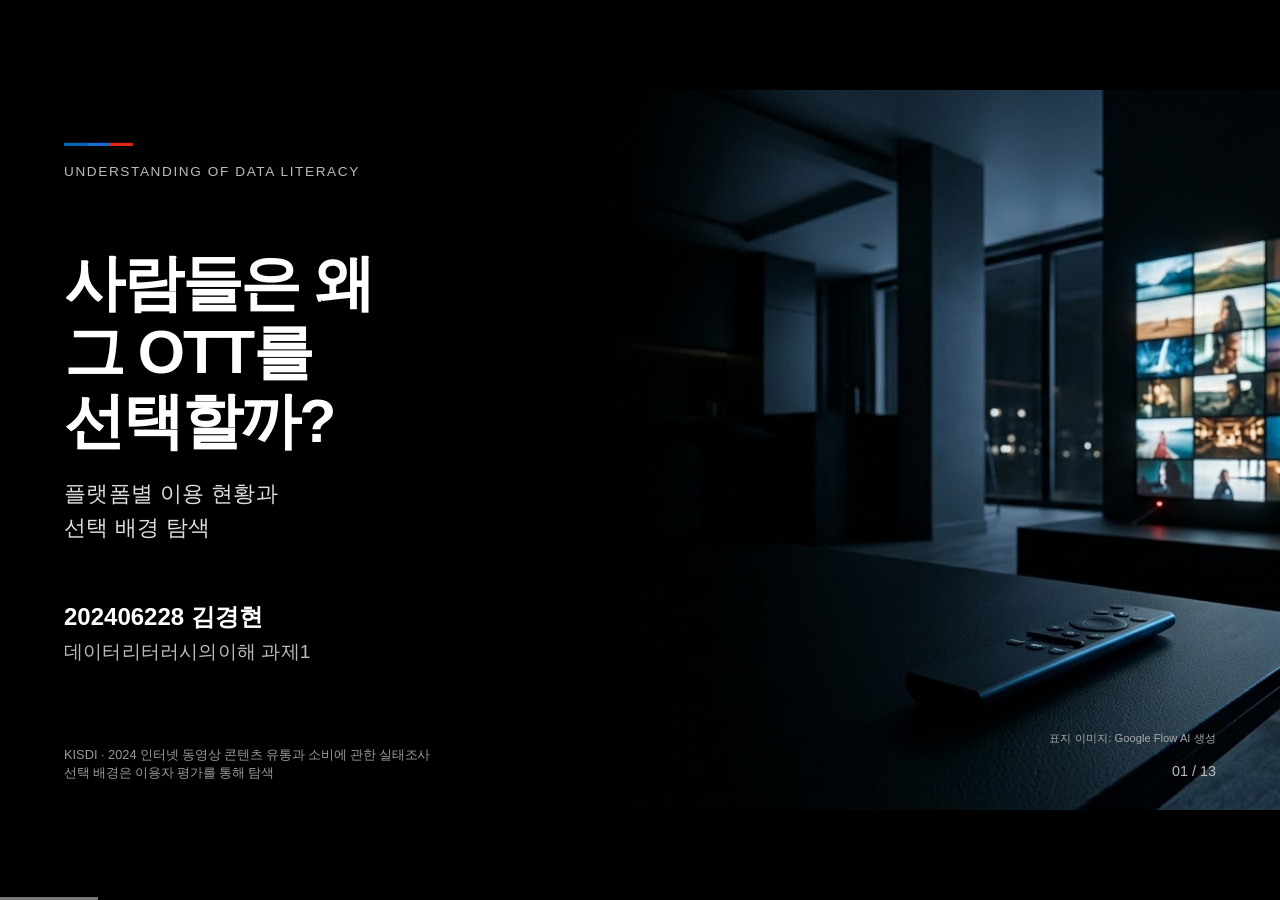
<file: ott-choice-assignment/05_slides/index.html>
<!doctype html>
<html lang="ko"><head><meta charset="utf-8"><meta name="viewport" content="width=device-width, initial-scale=1"><title>사람들은 왜 그 OTT를 선택할까? | 202406228 김경현</title><link rel="stylesheet" href="styles/deck.css"></head><body>
<div id="viewport"><main id="deck" aria-label="OTT 이용 현황과 선택 배경 비교, 13장 슬라이드">
<section class="slide cover active" id="S01" data-note="2024년 조사 시점의 이용 현황입니다. 선택 이유를 직접 물은 문항은 없어 서비스 평가와 콘텐츠 이용을 함께 해석합니다.">
<img class="cover-photo" src="../04_assets/images/flow-ott-cover.jpg" alt="어두운 거실의 TV와 리모컨을 표현한 AI 생성 이미지"><div class="cover-panel"></div><div class="cover-content"><div class="stripe"><i></i><i></i><i></i></div><div class="eyebrow">UNDERSTANDING OF DATA LITERACY</div><h1>사람들은 왜<br>그 OTT를<br>선택할까?</h1><p class="topic">플랫폼별 이용 현황과<br>선택 배경 탐색</p><div class="author"><strong>202406228 김경현</strong>데이터리터러시의이해 과제1</div></div><div class="source">KISDI · 2024 인터넷 동영상 콘텐츠 유통과 소비에 관한 실태조사<br>선택 배경은 이용자 평가를 통해 탐색</div><span class="image-credit">표지 이미지: Google Flow AI 생성</span><span class="page"></span></section>
<section class="slide" id="S02" data-note="전 국민을 대표하는 OTT 이용률 조사가 아닙니다. 이미 OTT를 사용하는 만 15~64세 응답자 중 플랫폼별 비율입니다."><div class="eyebrow">01 / QUESTION & DATA</div><h2>이용 현황과 선택 배경을 함께 읽기</h2><p class="sub">KISDI 보고서의 집계 통계를 재구성해, 사용 규모와 서비스 평가를 비교합니다.</p><div class="specs"><article class="spec"><div class="num">2,536<span class="unit">명</span></div><h3>만 15–64세 OTT 이용자</h3><p>전국 인터넷 패널 온라인 조사<br>지역·성·연령 비례 할당</p></article><article class="spec"><div class="num">이용</div><h3>얼마나, 무엇을 쓰는가</h3><p>최근 한 달 이용 · 가장 자주 이용<br>월정액 가입 · 장르별 이용</p></article><article class="spec"><div class="num">평가</div><h3>어떻게 받아들이는가</h3><p>콘텐츠 · 이용 편의 · 가격<br>만족도 · 이용 부담</p></article></div><div class="callout" style="margin-top:52px">‘선택 이유’의 직접 순위가 아닌, 이용·평가 지표로 선택 배경을 탐색합니다.</div><div class="source">출처: 보고서 pp.1–7, 표 1-1·1-5 · 조사연도 2024 · 현재 시장 상황을 나타내는 자료가 아님</div><span class="page"></span></section>
<section class="slide" id="S03"><div class="eyebrow">02 / MONTHLY USE</div><h2>월간 이용은 유튜브·넷플릭스가 높다.</h2><p class="sub">최근 한 달 이용한 플랫폼 · 전체 OTT 이용자 2,536명 · 복수응답</p><div class="content row"><div class="wide"><div class="chart-title">최근 한 달 이용률 (%) · 상위 7개 서비스</div><div id="monthly-chart"></div></div><aside class="aside"><div class="big">73.5<span class="unit">%</span></div><p>유튜브는 유료·무료<br>이용을 모두 포함합니다.</p><div class="rule" style="margin-top:32px;padding-top:25px"><h3>넷플릭스 63.4%</h3><p>여러 플랫폼을 함께 쓸 수 있어 합계는 100%를 넘습니다.</p></div></aside></div><div class="source">출처: 보고서 p.33, 표 2-15 · 유튜브·틱톡을 포함한 보고서의 넓은 OTT 정의 적용 · 매출·가입자 시장점유율이 아님</div><span class="page"></span></section>
<section class="slide" id="S04" data-note="회색은 최근 한 달 사용한 적이 있는가, 파랑은 그중 가장 자주 쓴 서비스 1순위입니다. 동일한 응답자 기준이지만 서로 다른 질문입니다. 수치 변화는 시간에 따른 감소가 아닙니다."><div class="eyebrow">03 / REACH & FIRST CHOICE</div><h2>‘최근 한 달 이용’과 ‘가장 자주 이용한 1순위’</h2><p class="sub">같은 응답자에게 다른 질문을 하면 비율도 달라집니다. 시간 변화가 아닙니다.</p><div class="row" style="margin-top:14px;gap:42px"><div class="video-wrap"><img class="motion-poster" src="../04_assets/charts/reach-monthly-poster.png" alt="모션 시작 전 월간 이용률: 유튜브 73.5%, 넷플릭스 63.4%, 쿠팡플레이 36.8%, 티빙 35.7%, 웨이브 17.0%"><video muted playsinline preload="metadata" aria-label="월간 이용률에서 가장 자주 이용한 플랫폼 1순위 비율로 전환되는 Manim 그래프"><source src="../04_assets/charts/reach-to-main.mp4" type="video/mp4"></video><img class="video-static" src="../04_assets/charts/reach-main-static.png" alt="월간 이용률과 주 이용 1순위 비교: 유튜브 73.5/47.9, 넷플릭스 63.4/25.4, 쿠팡플레이 36.8/4.6, 티빙 35.7/8.1, 웨이브 17.0/2.8%"></div><aside class="aside" style="width:405px;border:0;padding-left:0"><div class="legend" style="display:block;margin-top:0"><span class="key"><i class="swatch"></i>월간 이용 · 복수응답</span><span class="key" style="margin-top:15px"><i class="swatch blue"></i>가장 자주 이용 · 1순위</span></div><table class="compact-table"><thead><tr><th>플랫폼</th><th>월간</th><th>1순위</th></tr></thead><tbody><tr><td>유튜브</td><td>73.5</td><td>47.9</td></tr><tr><td>넷플릭스</td><td>63.4</td><td>25.4</td></tr><tr><td>쿠팡플레이</td><td>36.8</td><td>4.6</td></tr><tr><td>티빙</td><td>35.7</td><td>8.1</td></tr><tr><td>웨이브</td><td>17.0</td><td>2.8</td></tr></tbody></table><p class="note" style="margin-top:20px">티빙은 쿠팡플레이보다 월간 이용률이 낮지만 1순위 비율은 높습니다.</p></aside></div><div class="source">출처: 보고서 pp.33·36, 표 2-15·2-17 · 각 비율의 분모: 전체 2,536명 · 5개 서비스 발췌 · 애니메이션: Manim</div><span class="page"></span></section>
<section class="slide" id="S05" data-note="A5는 본인·가족/지인 명의로 가입하여 이용 가능한 서비스를 모두 선택한 문항입니다. 무료 체험과 쇼핑몰 멤버십을 통한 이용도 포함하므로 직접 요금을 지불한 가입자의 비율과 같지 않습니다."><div class="eyebrow">04 / SUBSCRIPTION</div><h2>월정액 이용도 한 플랫폼에만 머물지 않는다.</h2><p class="sub">월정액제 이용 가능 서비스 · 전체 2,536명 · 복수응답<br>본인·가족/지인 명의 · 무료 체험·쇼핑몰 멤버십 포함</p><div class="content row" style="margin-top:24px"><div class="wide"><div class="chart-title">4개 비교 대상 서비스의 월정액 가입 비율 (%)</div><div id="subscription-chart"></div></div><aside class="aside"><div class="big">2.24<span class="unit">개</span></div><p>전체 OTT 이용자의<br>평균 월정액 가입 개수</p><p class="note">유튜브 프리미엄 제외<br>가입자 2,250명 기준은 2.52개</p><div class="callout" style="margin-top:28px;font-size:23px">가입 중이라는 응답과<br>최근 한 달 실제 시청은<br>별도 지표입니다.</div></aside></div><div class="source">출처: 보고서 pp.41–43, 표 2-20·2-21, 설문지 pp.169–170 A5<br>평균 개수는 유튜브 프리미엄 제외 · 비교 4개 외 서비스도 가입 개수 계산에 포함</div><span class="page"></span></section>
<section class="slide" id="S06" data-note="가입 비율에는 무료 체험과 쇼핑몰 멤버십, 가족/지인 명의가 포함됩니다. 이 표는 연령집단별 가입 비율이며, 뒤의 평가 응답자 집단의 연령 구성 자체를 보여주는 표는 아닙니다."><div class="eyebrow">05 / AGE & SUBSCRIPTION</div><h2>연령집단에 따라 가입 비율도 다르다.</h2><p class="sub">월정액제 가입 중인 서비스 (%) · 각 연령집단 OTT 이용자 기준 · 복수응답</p><div id="age-heat" class="heat-wrap"></div><div class="callout" style="margin-top:30px">티빙: 30대 46.4% · 60–64세 17.8% — 플랫폼 평가를 비교할 때 이용자 구성 차이도 고려해야 합니다.</div><div class="source">출처: 보고서 p.43, 표 2-21, 설문지 pp.169–170 A5 · 본인·가족/지인 명의 · 무료 체험·쇼핑몰 멤버십 포함<br>진한 색일수록 해당 연령집단의 가입 비율이 높음 · 연령에 따른 인과효과를 뜻하지 않음</div><span class="page"></span></section>
<section class="slide" id="S07" data-note="설문지 B6의 국내 예능·드라마는 본편 시청이며 해외 OTT 서비스의 국내제작물은 제외하도록 안내되어 있습니다. B7은 클립, B8은 해외 드라마·시리즈 본편, B9는 e스포츠와 하이라이트를 제외한 스포츠 생중계입니다. 장르마다 선택지가 달라 전체 플랫폼의 동일 조건 순위로 해석하지 않습니다."><div class="eyebrow">06 / CONTENT & PLATFORM</div><h2>보는 콘텐츠에 따라 주로 찾는 곳도 다르다.</h2><p class="sub">최근 한 달 해당 장르를 본 사람이 가장 자주 이용한 플랫폼 · 장르별 1위</p><div id="genre-chart" class="genre-grid"></div><div class="source">출처: 보고서 pp.25–30, 표 2-11·2-13·2-14 및 그림 2-14 · 설문지 pp.174–177 B6–B9<br>장르마다 응답자·선택지가 다름 · 비율 크기로 장르 인기나 전체 플랫폼 우열을 비교할 수 없음</div><span class="page"></span></section>
<section class="slide" id="S08" data-note="각 플랫폼의 최근 한 달 이용자에게 같은 내용의 진술문에 동의하는지 물었습니다. 현재 이용자들의 평가이며 최초 선택 이유 또는 선택 확률이 아닙니다. 공통 의견 7개 중 콘텐츠와 편의에 관한 4개 문항을 발췌했습니다. 도트 플롯과 히트맵은 같은 16개 값을 보여줍니다. 파란 점은 비교한 4개 플랫폼 안에서의 문항별 최고값이며 유의한 우월성을 뜻하지 않습니다."><div class="eyebrow">07 / USER PERCEPTION</div><h2>콘텐츠와 편의에 대한 평가는 플랫폼마다 다르다.</h2><p class="sub">‘그렇다 + 매우 그렇다’ 비율 (%) · 각 플랫폼의 최근 한 달 이용자 기준</p><div id="evaluation-view"><div id="evaluation-dots" class="evaluation-dots"></div><img class="seaborn" src="../04_assets/charts/evaluation-seaborn.png" alt="같은 16개 평가값을 표시한 Seaborn 히트맵"><div class="heat-actions"><span id="evaluation-key" class="note">점의 위치: 긍정 비율 0–100% · 파란 점: 비교 4개 중 문항별 최고값</span><div><button id="heat-native" aria-pressed="true">도트 플롯</button> <button id="heat-seaborn" aria-pressed="false">SEABORN 히트맵</button></div></div></div><p id="heat-summary" class="heat-summary">넷플릭스의 재생 자유도 긍정 비율은 79.6%입니다. 최초 선택 이유와는 구분해야 합니다.</p><div class="source">출처: 보고서 pp.86·107·128·148, 각 서비스 ‘의견’ 본문·그림 · 문항 표기는 지면상 축약 · 동일 응답자의 플랫폼 중복 이용 가능<br>n: 넷플릭스 1,608 / 티빙 906 / 웨이브 430 / 쿠팡플레이 933</div><span class="page"></span></section>
<section class="slide" id="S09" data-note="가격합리성은 실제 요금의 비교가 아니라 이용자가 느낀 가격에 대한 평가입니다. 각 지표는 두 문항의 평균이고, 플랫폼별 평가 집단은 서로 다르며 중복 이용자가 포함됩니다."><div class="eyebrow">08 / PRICE & SATISFACTION</div><h2>만족도와 가격 평가는 구분해서 봐야 한다.</h2><p class="sub">각 서비스 최근 한 달 이용자의 평가 종합 점수 · 2개 문항 평균 · −2 ~ +2점</p><div class="legend"><span class="key"><i class="dot"></i>이용만족도</span><span class="key"><i class="dot blue"></i>가격합리성</span><span class="note">0점 = 중립 · 오른쪽일수록 긍정</span></div><div class="row" style="margin-top:10px"><div class="wide" id="price-chart"></div><aside class="aside"><h3>넷플릭스</h3><p>만족도 <span style="color:#fff">+0.60</span><br>가격합리성 <span style="color:#fff">−0.34</span></p><div class="rule" style="margin-top:30px;padding-top:25px"><h3>쿠팡플레이</h3><p>만족도 +0.25<br>가격합리성 +0.22</p></div><p class="note">서로 다른 이용자 집단의<br>기술통계입니다.<br>차이의 통계적 유의성은<br>검정하지 않았습니다.</p></aside></div><div class="source">출처: 보고서 pp.92–94·113–114·133–134·154, 표 3-21·22·32·33·43·44·54·55 · n: 넷플릭스 1,608 / 티빙 906 / 웨이브 430 / 쿠팡플레이 933 · % 아님</div><span class="page"></span></section>
<section class="slide" id="S10"><div class="eyebrow">09 / COST & CHOICE</div><h2>이용 요금의 부담에 절반 가까이가 동의한다.</h2><p class="sub">월정액 OTT 서비스 이용경험자 2,247명 · 각 진술에 ‘그렇다 + 매우 그렇다’ (%)</p><div class="content row"><div class="wide" id="burden-chart"></div><aside class="aside"><div class="big">49.9<span class="unit">%</span></div><p>이용 요금이<br>부담스러운 수준이다.</p><div class="callout" style="margin-top:30px;font-size:23px">비용 부담과 선택의 어려움도 이용 경험의 일부입니다.</div><p class="note">이 응답을 실제 해지율이나<br>특정 플랫폼을 선택한 이유의<br>비율로 해석할 수는 없습니다.</p></aside></div><div class="source">출처: 보고서 p.47, ‘월정액 OTT 서비스 관련 의견’ 본문 · 6개 진술 중 긍정 비율 상위 3개 발췌 · 응답자별 각 문항 평가</div><span class="page"></span></section>
<section class="slide" id="S11"><img class="summary-image" src="../04_assets/images/flow-ott-cover.jpg" alt=""><div class="summary-content"><div class="stripe"><i></i><i></i><i></i></div><div class="eyebrow">10 / FINDINGS</div><h2>플랫폼 선택을 읽는<br>세 가지 단서</h2><div class="summary-list"><article><h3>01 이용 규모와 주 이용은 구분</h3><p>월간 이용과 가장 자주 이용한 1순위는<br>서로 다른 사용 모습을 보여줍니다.</p></article><article><h3>02 콘텐츠에 따라 플랫폼이 달라짐</h3><p>해외 시리즈는 넷플릭스, 스포츠 생중계는<br>쿠팡플레이가 장르 내 주 이용 1위입니다.</p></article><article><h3>03 만족도와 가격 평가는 구분</h3><p>비교한 4개 중 만족도는 넷플릭스가 가장 높습니다(+0.60점).<br>가격합리성은 쿠팡플레이만 0보다 높습니다(+0.22점).</p></article></div></div><div class="source">해석 근거: 보고서 pp.25–36·86–154 · 서로 다른 이용자 집단의 기술통계이며 선택 원인을 확정할 수 없음<br>이용자 평가에 근거한 탐색적 해석 · 이미지: Google Flow AI 생성</div><span class="page"></span></section>
<section class="slide" id="S12"><div class="eyebrow">11 / METHOD & LIMITS</div><h2>이 자료가 말해주는 범위</h2><div class="takeaways"><article class="item"><h3>대상은 OTT 이용자</h3><p>만 15–64세 인터넷 패널 조사입니다.<br>비이용자·65세 이상을 포함한 전 국민의<br>선택이나 보급률로 확대할 수 없습니다.</p></article><article class="item"><h3>선택 배경에 관한 탐색</h3><p>콘텐츠 이용과 현재 평가를 비교했습니다.<br>‘왜 가입했는가’의 직접 응답이나<br>가격·콘텐츠의 인과효과는 아닙니다.</p></article><article class="item"><h3>분모·단위·응답 방식을 유지</h3><p>전체 2,536명, 플랫폼 이용자<br>장르 시청자를 구분했습니다.<br>복수응답은 합계가 100%를 넘을 수 있습니다.<br>평가 평균 점수는 백분율이 아닙니다.</p></article><article class="item"><h3>공개 보고서의 집계값 재구성</h3><p>개인 원자료 재분석이나<br>유의성 검정은 하지 않았습니다.<br>이용자가 플랫폼별로 중복되며<br>2024년 조사 결과로 범위를 제한합니다.</p></article></div><div class="source">자료 처리: PDF 표·본문 수치 전사 → 출처 대조 → JSON·CSV 정리 → Seaborn·Manim·Anime.js 시각화 · 표시 자릿수는 보고서 기준</div><span class="page"></span></section>
<section class="slide" id="S13"><div class="eyebrow">12 / REFERENCES</div><h2>참고자료와 제작 정보</h2><div class="refs"><p><strong>정보통신정책연구원(KISDI), 『2024 인터넷 동영상 콘텐츠 유통과 소비에 관한 실태조사』</strong><br>정책자료 24-07 · 제공된 PDF를 분석 기준으로 사용 · 보고서 인쇄 쪽수 기준(PDF 쪽수 = +16)</p></div><div class="ref-grid"><div><h3>통계·문항 출처</h3><p>조사 설계·문항: pp.1–7, 표 1-1·1-5<br>장르별 주 이용: pp.25–30, 표 2-11·13·14, 그림 2-14<br>월간·1순위 이용: pp.33·36, 표 2-15·2-17<br>월정액 이용: pp.41–43, 표 2-20·2-21<br>이용 부담: p.47, 월정액 서비스 관련 의견</p><p style="margin-top:24px">서비스별 평가: pp.86·107·128·148<br>가격·만족도: pp.92–94·113–114·133–134·154<br>표 3-21·22·32·33·43·44·54·55<br>설문지: pp.169–170 A5, pp.174–177 B6–B9</p></div><div><h3>디자인·시각화·AI 활용</h3><p>디자인: 제공된 BMW M DESIGN.md의 검정·흰색,<br>직선형 레이아웃·삼색 포인트를 적용<br>폰트: 시스템 산세리프(전용 BMW 폰트 미포함)</p><p style="margin-top:22px">모션·그래프: Anime.js / Manim Community / Seaborn<br>AI 보조: 자료 정리·코드·서술 초안 작성<br>표지 이미지: Google Flow, Nano Banana 2.1<br>통계 수치와 그래프는 생성 이미지와 분리해 제작</p></div></div><div class="source">202406228 김경현 · UNDERSTANDING OF DATA LITERACY · 데이터리터러시의이해 과제1</div><span class="page"></span></section>
</main></div><nav id="toolbar" aria-label="발표 제어"><button id="prev" aria-label="이전 슬라이드">←</button><span id="counter" aria-live="polite">01 / 13</span><button id="next" aria-label="다음 슬라이드">→</button><button id="replay">다시 재생 R</button><button id="motion" aria-pressed="true">모션 켜짐 M</button><button id="notes-toggle" aria-pressed="false">발표 메모 N</button><button id="fullscreen">전체 화면 F</button></nav><div id="notes" role="note"></div><div id="progress"></div>
<script id="survey-data" type="application/json">{
  "source": "KISDI 정책자료 24-07, 2024 인터넷 동영상 콘텐츠 유통과 소비에 관한 실태조사",
  "sample": {
    "n": 2536,
    "age": "만 15–64세 OTT 이용자",
    "mode": "한국리서치 인터넷 패널 온라인 조사·지역/성/연령 비례 할당",
    "report_year": 2024,
    "note": "2024년 조사 결과이며 현재 시장점유율이 아님"
  },
  "platforms": [
    "유튜브",
    "넷플릭스",
    "쿠팡플레이",
    "티빙",
    "웨이브"
  ],
  "monthly": [
    73.5,
    63.4,
    36.8,
    35.7,
    17.0
  ],
  "main": [
    47.9,
    25.4,
    4.6,
    8.1,
    2.8
  ],
  "monthly_top7": {
    "labels": [
      "유튜브",
      "넷플릭스",
      "쿠팡플레이",
      "티빙",
      "틱톡",
      "웨이브",
      "디즈니플러스"
    ],
    "values": [
      73.5,
      63.4,
      36.8,
      35.7,
      19.6,
      17.0,
      16.0
    ],
    "report_page": 33,
    "table": "2-15",
    "denominator": 2536,
    "response": "복수응답"
  },
  "paid": {
    "labels": [
      "넷플릭스",
      "쿠팡플레이",
      "티빙",
      "웨이브"
    ],
    "subscription": [
      65.7,
      43.0,
      37.4,
      18.3
    ],
    "report_page": 43,
    "table": "2-21",
    "denominator": 2536,
    "response": "복수응답·가족/지인 명의 포함"
  },
  "genres": [
    {
      "genre": "국내 예능·드라마 본편",
      "platform": "넷플릭스",
      "value": 44.6,
      "n": 2236,
      "page": 25,
      "table": "2-11"
    },
    {
      "genre": "국내 예능·드라마 클립",
      "platform": "유튜브",
      "value": 64.0,
      "n": 2107,
      "page": 26,
      "figure": "2-14"
    },
    {
      "genre": "해외 드라마·시리즈",
      "platform": "넷플릭스",
      "value": 59.5,
      "n": 1741,
      "page": 29,
      "table": "2-13"
    },
    {
      "genre": "스포츠 생중계(e스포츠 제외)",
      "platform": "쿠팡플레이",
      "value": 32.2,
      "n": 1467,
      "page": 30,
      "table": "2-14"
    }
  ],
  "evaluation": {
    "platforms": [
      "넷플릭스",
      "티빙",
      "웨이브",
      "쿠팡플레이"
    ],
    "n": [
      1608,
      906,
      430,
      933
    ],
    "items": [
      "원하는 콘텐츠가 많다",
      "다른 곳에 없는 콘텐츠가 많다",
      "구성 방식이 편리하다",
      "원하는 대로 재생할 수 있다"
    ],
    "positive": [
      [
        61.1,
        67.2,
        75.2,
        79.6
      ],
      [
        59.2,
        53.4,
        60.7,
        69.6
      ],
      [
        54.2,
        44.6,
        60.5,
        66.3
      ],
      [
        32.7,
        40.8,
        49.2,
        57.0
      ]
    ],
    "pages": [
      86,
      128,
      107,
      148
    ],
    "unit": "그렇다+매우 그렇다 비율(%)",
    "price": [
      -0.34,
      -0.17,
      -0.2,
      0.22
    ],
    "satisfaction": [
      0.6,
      0.52,
      0.49,
      0.25
    ],
    "price_pages": [
      92,
      133,
      113,
      154
    ],
    "satisfaction_pages": [
      93,
      134,
      114,
      154
    ],
    "scale": "전혀 그렇지 않다 -2 / 그렇지 않다 -1 / 중립 0 / 그렇다 +1 / 매우 그렇다 +2. 각각 2개 문항 평균"
  },
  "burden": {
    "labels": [
      "이용 요금이 부담스럽다",
      "어떤 서비스를 고를지 어렵다",
      "이용할 시간 여유가 적다"
    ],
    "values": [
      49.9,
      35.3,
      31.3
    ],
    "n": 2247,
    "page": 47,
    "unit": "그렇다+매우 그렇다 비율(%)"
  },
  "subscription_average": {
    "all": 2.24,
    "subscribers": 2.52,
    "n_all": 2536,
    "n_subscribers": 2250,
    "page": 42,
    "exclusion": "유튜브 프리미엄 제외"
  },
  "limitations": [
    "비확률 인터넷 패널·만 15–64세 OTT 이용자만 포함",
    "선택 이유 직접 순위 문항이 아닌 이용·평가 지표를 함께 해석",
    "플랫폼별 이용자는 중복되고 표본 구성도 다름",
    "집계 보고서의 기술통계 재구성·인과효과 및 유의성 검정 없음"
  ],
  "age_subscription": {
    "ages": [
      "15–19세",
      "20대",
      "30대",
      "40대",
      "50대",
      "60–64세"
    ],
    "n": [
      183,
      483,
      509,
      565,
      566,
      230
    ],
    "platforms": [
      "넷플릭스",
      "쿠팡플레이",
      "티빙",
      "웨이브"
    ],
    "values": [
      [
        64.5,
        39.3,
        41.0,
        18.6
      ],
      [
        70.8,
        45.1,
        44.9,
        21.5
      ],
      [
        72.9,
        48.3,
        46.4,
        28.3
      ],
      [
        62.1,
        44.6,
        40.2,
        17.5
      ],
      [
        63.3,
        40.6,
        26.9,
        11.8
      ],
      [
        55.2,
        31.7,
        17.8,
        6.5
      ]
    ],
    "page": 43,
    "table": "2-21",
    "response": "연령집단별 OTT 이용자 기준·복수응답·가족/지인 명의 포함"
  }
}
</script><script src="vendor/anime.min.js"></script><script src="scripts/deck.js"></script></body></html>
</file>
<file: news-analysis-plan/src/deck.css>
:root{--blue:#1c69d4;--line:#3c3c3c;--body:#bbb}*{box-sizing:border-box}html,body{margin:0;width:100%;height:100%;background:#000;color:#fff;font-family:Arial,'Apple SD Gothic Neo','Noto Sans KR',sans-serif}body{overflow:hidden}#viewport{position:fixed;inset:0;display:flex;align-items:center;justify-content:center}#deck{position:relative;width:1600px;height:900px;flex-shrink:0;transform-origin:center}.slide{display:none;position:absolute;inset:0;background:#000;padding:66px 80px 85px;overflow:hidden}.slide.active{display:block}.eyebrow{color:#bbb;letter-spacing:2px;font-size:17px;font-weight:400}h1,h2,h3,p{margin:0;word-break:keep-all}h1{font-size:78px;line-height:1.14;letter-spacing:-2px}h2{font-size:50px;line-height:1.22;letter-spacing:-1.6px;margin-top:24px;font-weight:700}h3{font-size:29px;line-height:1.4}p{font-size:29px;line-height:1.65;color:var(--body);font-weight:300}.source{position:absolute;left:80px;right:150px;bottom:34px;font-size:16px;line-height:1.45;color:#929292}.page{position:absolute;right:80px;bottom:35px;color:#bbb;font-size:18px}.stripe{display:flex;width:86px;height:4px;margin-bottom:24px}.stripe i{flex:1;background:#0066b1}.stripe i:nth-child(2){background:#1c69d4}.stripe i:nth-child(3){background:#e22718}.cover-image{position:absolute;right:0;top:0;width:1050px;height:900px;object-fit:cover;object-position:75% center;filter:brightness(.58) grayscale(.2)}.cover-shade{position:absolute;inset:0;background:linear-gradient(90deg,#000 0%,#000 34%,rgba(0,0,0,.7) 48%,transparent 72%)}.cover-copy{position:relative;max-width:1000px}.cover h1{margin-top:105px}.subtitle{font-size:30px;margin-top:35px;color:#ddd}.author{margin-top:96px;font-size:24px;line-height:1.6;color:#bbb}.author strong{display:block;font-size:31px;color:#fff}.credit{position:absolute;right:80px;bottom:78px;font-size:14px;color:#bbb}.topic-layout{display:grid;grid-template-columns:470px 1fr;gap:85px;margin-top:65px}.topic-word{font-size:124px;font-weight:700;letter-spacing:-5px;border-top:1px solid #555;padding-top:45px}.topic-word span{display:block;font-size:21px;font-weight:400;letter-spacing:6px;color:#777;margin-top:20px}.topic-copy{border-left:1px solid #444;padding:25px 0 20px 55px}.topic-copy p+p{margin-top:35px}.experience{margin-top:45px}.experience article{display:grid;grid-template-columns:210px 1fr;gap:30px;border-top:1px solid #444;padding:22px 0}.experience article>span{color:#999;font-size:24px;padding-top:6px}.question{margin-top:27px;color:#e6e6e6;border-left:4px solid var(--blue);padding:12px 0 12px 25px;font-size:28px}.plan-steps{margin-top:47px}.plan-steps article{display:flex;gap:42px;border-top:1px solid #444;padding:23px 0}.plan-steps article>span{font-size:42px;color:#777;width:72px;flex-shrink:0}.plan-steps p{font-size:28px;margin-top:9px}.visual-plan{display:grid;grid-template-columns:1fr 1fr;gap:90px;margin-top:95px}.visual-plan article{border-top:1px solid #555;padding-top:36px}.line-mark{width:90px;height:4px;background:#bbb;margin-bottom:39px}.line-mark.blue{background:#1c69d4}.visual-plan h3{font-size:31px}.visual-plan p{font-size:29px;margin-top:29px}.additional{margin-top:63px}.additional article{display:grid;grid-template-columns:310px 1fr;gap:50px;border-top:1px solid #555;padding:34px 0}.additional h3{font-size:28px}.additional p{font-size:29px}button{font:inherit;color:#ddd;background:#111;border:1px solid #666;padding:9px 14px;min-height:40px;cursor:pointer}button:focus-visible{outline:3px solid #4195ff;outline-offset:3px}button:disabled{opacity:.3}#toolbar{position:fixed;bottom:10px;left:50%;transform:translateX(-50%);display:flex;gap:10px;align-items:center;padding:8px 10px;background:#111;border:1px solid #333;z-index:10;opacity:0;transition:opacity .15s;font-size:14px;white-space:nowrap}#toolbar:hover,#toolbar:focus-within,body.controls #toolbar{opacity:1}#counter{padding:0 6px}#progress{position:fixed;bottom:0;left:0;height:3px;background:#777;transition:width .2s}.no-motion *{transition:none!important;animation:none!important}@media print{html,body{height:auto;overflow:visible}#viewport{position:static;display:block}#deck{transform:none!important;width:1600px;height:auto}.slide,.slide.active{display:block;position:relative;height:900px;width:1600px;break-after:page;print-color-adjust:exact;-webkit-print-color-adjust:exact}.anim-in{opacity:1!important;transform:none!important}#toolbar,#progress{display:none}@page{size:1600px 900px;margin:0}}

.additional-copy{margin-top:100px;border-top:1px solid #555;padding-top:46px}.additional-copy p{font-size:33px;line-height:1.85}
</file>
<file: news-consumption-deck/05_slides/styles/deck.css>
:root{--ink:#1d1d1f;--muted:#6e6e73;--blue:#0066cc;--paper:#f5f5f7;--line:#d2d2d7}*{box-sizing:border-box}body{margin:0;background:#18181a;font-family:-apple-system,BlinkMacSystemFont,'SF Pro Display','Apple SD Gothic Neo','Malgun Gothic',sans-serif;color:var(--ink);overflow:hidden}button,a,input{font:inherit}button{cursor:pointer}button:focus-visible,a:focus-visible{outline:3px solid #2997ff;outline-offset:4px}#viewport{position:fixed;inset:0;display:flex;align-items:center;justify-content:center}#deck{width:1600px;height:900px;position:relative;flex-shrink:0;transform-origin:center}.slide{position:absolute;inset:0;background:#fff;padding:70px 100px 66px;display:none;overflow:hidden}.slide.active{display:block}.slide.dark{background:#000;color:white;--ink:#fff;--muted:#a1a1a6;--line:#3a3a3c;--blue:#2997ff}.slide.pearl{background:var(--paper)}.eyebrow{font-size:18px;font-weight:600;letter-spacing:.11em;color:var(--muted);margin:0 0 18px;text-transform:uppercase}h1,h2,h3,p{margin:0}h1{font-size:88px;line-height:1.13;font-weight:600;letter-spacing:-.065em}h2{font-size:58px;line-height:1.16;font-weight:600;letter-spacing:-.055em;max-width:1320px}h3{font-size:30px;font-weight:600;letter-spacing:-.035em}.lead{font-size:25px;line-height:1.55;color:var(--muted);margin-top:20px;letter-spacing:-.025em}.accent{color:var(--blue)}.source{position:absolute;bottom:28px;left:100px;right:130px;font-size:14px;line-height:1.5;color:var(--muted)}.source a{color:inherit}.number{font-variant-numeric:tabular-nums;letter-spacing:-.06em}.big{font-size:136px;line-height:1;font-weight:600}.unit{font-size:34px;letter-spacing:-.03em}.split{display:grid;grid-template-columns:380px 1fr;gap:62px;margin-top:48px;align-items:center}.split.wide{grid-template-columns:1fr 1.2fr}.aside p{font-size:24px;line-height:1.6;color:var(--muted);margin-top:22px}.aside h3{margin-bottom:14px}.chart{width:100%;height:460px}.chart svg{width:100%;height:100%;overflow:visible}.chart text{font-family:inherit;font-size:20px;fill:var(--muted)}.chart .value{fill:var(--ink);font-weight:600;font-size:23px}.chart .axis{stroke:var(--line);stroke-width:1}.chart .grid{stroke:var(--line);opacity:.55;stroke-dasharray:3 6}.legend{display:flex;gap:28px;flex-wrap:wrap;font-size:19px;color:var(--muted);margin:22px 0 0}.legend span:before{content:'';display:inline-block;background:var(--c);width:24px;height:5px;vertical-align:middle;margin-right:9px;border-radius:1px}.chart-note{font-size:17px;color:var(--muted);margin-top:10px}.chart-wide{margin-top:20px;height:495px}.hero-photo{position:absolute;width:1600px;height:900px;inset:0;object-fit:cover}.cover-copy{position:relative;z-index:1;width:750px;padding-top:6px}.cover-copy h1{font-size:82px;line-height:1.15}.cover-copy .lead{max-width:570px;font-size:24px;color:#515154}.cover-bottom{position:absolute;left:100px;bottom:84px;z-index:1;font-size:18px;color:#515154}.hero-credit{position:absolute;right:100px;bottom:28px;font-size:13px;color:#6e6e73}.method-layout{display:grid;grid-template-columns:1fr 1fr;gap:100px;margin-top:65px}.method-layout .big{font-size:112px}.rule{height:1px;background:var(--line);margin:30px 0}.method-layout p{font-size:24px;line-height:1.6;color:var(--muted)}.metric-label{font-size:20px;color:var(--muted);margin:14px 0 0}.two-measures{display:grid;grid-template-columns:1fr 1fr;gap:50px;margin-top:40px}.measure{border-top:1px solid var(--line);padding-top:28px}.measure .number{font-size:76px}.measure p{font-size:24px;color:var(--muted);line-height:1.5;margin-top:10px}.heat{display:grid;grid-template-columns:130px repeat(6,1fr);gap:9px;margin-top:40px}.heat .label{font-size:20px;display:flex;align-items:center;justify-content:center;text-align:center;min-height:36px}.heat .cell{height:57px;display:flex;justify-content:center;align-items:center;font-size:25px;font-variant-numeric:tabular-nums}.heat-scale{display:flex;align-items:center;gap:10px;font-size:15px;color:var(--muted);margin-top:18px}.heat-scale i{width:40px;height:12px;display:block}.heat-source{max-height:425px;max-width:100%;object-fit:contain;margin-top:25px}.toggle{border:0;border-bottom:1px solid currentColor;background:none;padding:5px 0;color:var(--blue);font-size:17px}.selector{display:flex;gap:10px;margin-top:26px}.selector button{background:none;border:1px solid var(--line);color:var(--muted);padding:10px 17px;border-radius:30px;font-size:18px}.selector button[aria-pressed=true]{background:var(--blue);border-color:var(--blue);color:white}.overlap-total{font-size:100px;font-weight:600;line-height:1;margin-top:28px}.overlap-grid{display:grid;grid-template-columns:1fr 1fr;gap:60px;margin-top:18px}.overlap-list{display:flex;flex-direction:column;justify-content:center;gap:26px;font-size:24px}.overlap-list b{font-size:33px;display:inline-block;min-width:110px}.overlap-list small{color:var(--muted);display:block;font-size:19px;margin-top:18px}.takeaways{margin-top:50px;display:grid;grid-template-columns:1fr 1fr;gap:75px}.takeaways .number{font-size:82px;color:var(--blue);font-weight:600}.takeaways p{font-size:27px;line-height:1.6;margin-top:14px}.conclusion-line{font-size:37px;line-height:1.5;letter-spacing:-.035em;max-width:1150px;margin-top:45px}.notes{position:fixed;right:25px;top:25px;width:390px;max-height:75vh;overflow:auto;background:#fff;color:#1d1d1f;box-shadow:0 8px 40px #0004;border-radius:14px;padding:26px;z-index:40;font-size:17px;line-height:1.7}.notes h3{font-size:21px;margin-bottom:12px}.notes[hidden]{display:none}#toolbar{position:fixed;bottom:14px;left:50%;transform:translateX(-50%);display:flex;align-items:center;gap:10px;border-radius:40px;background:#262629ed;padding:7px 12px;color:#fff;z-index:30;box-shadow:0 2px 20px #0002;opacity:0;transition:opacity .2s}body:hover #toolbar,#toolbar:focus-within{opacity:1}#toolbar button{border:0;background:transparent;color:white;font-size:15px;padding:7px 9px;border-radius:20px}#toolbar button:hover{background:#454548}#counter{font-size:13px;min-width:55px;text-align:center;font-variant-numeric:tabular-nums}#progress{position:fixed;bottom:0;left:0;height:3px;background:#2997ff;z-index:35;transition:width .3s}.sr-only{position:absolute;width:1px;height:1px;padding:0;margin:-1px;overflow:hidden;clip:rect(0,0,0,0);white-space:nowrap;border:0}.reference-list{margin-top:32px;display:grid;gap:22px}.reference-list a{color:var(--blue);text-decoration:none}.reference-list p{font-size:21px;line-height:1.6}.reference-list small{font-size:17px;color:var(--muted)}.appendix-grid{display:grid;grid-template-columns:1fr 1fr;gap:65px;margin-top:38px}.appendix-grid p,.appendix-grid li{font-size:21px;line-height:1.65;color:var(--muted)}.appendix-grid h3{font-size:27px;margin-bottom:17px}.appendix-grid ul{padding-left:23px;margin:0}.manim-video{width:100%;height:510px;object-fit:contain}.manim-sub{font-size:17px;color:var(--muted);margin-top:12px}.donut-wrap{display:flex;align-items:center;justify-content:center}.stack-caption{font-size:17px;color:var(--muted)}
@media(prefers-reduced-motion:reduce){*{animation:none!important;transition:none!important}}@media print{@page{size:1600px 900px;margin:0}body{overflow:visible;background:#fff}#viewport{position:static;display:block}#deck{transform:none!important;height:auto;width:1600px}.slide,.slide.active{display:block!important;position:relative;height:900px;break-after:page;page-break-after:always;-webkit-print-color-adjust:exact;print-color-adjust:exact}.slide:last-child{break-after:auto}.slide [style*="opacity"]{opacity:1!important}.chart path,.chart rect{stroke-dashoffset:0!important;transform:none!important}#toolbar,#progress,.notes,.selector,.toggle{display:none!important}.heat{display:grid!important}.heat-source{display:none!important}}

.gap-legend{margin-top:28px;gap:14px 22px;font-size:18px;color:var(--ink);align-items:center}.gap-legend span{white-space:nowrap}.gap-legend span:before{width:30px;height:4px}
</file>
<file: ott-choice-assignment/05_slides/styles/deck.css>
:root{--bg:#000;--soft:#0d0d0d;--surface:#1a1a1a;--text:#fff;--body:#bbb;--line:#3c3c3c;--blue:#1c69d4;--red:#e22718}*{box-sizing:border-box}html,body{margin:0;height:100%;background:var(--bg);color:var(--text);font-family:Arial,'Apple SD Gothic Neo','Noto Sans KR',sans-serif}body{overflow:hidden;font-weight:300}button,select{font:inherit;color:inherit;background:transparent;border:1px solid #777;border-radius:0;cursor:pointer;min-height:44px;padding:10px 18px}button:focus-visible,select:focus-visible{outline:3px solid var(--blue);outline-offset:4px}button[aria-pressed=true]{border-color:#fff;background:#262626}button:disabled{opacity:.3;cursor:default}#viewport{position:fixed;inset:0;display:flex;align-items:center;justify-content:center}#deck{width:1600px;height:900px;position:relative;flex-shrink:0;transform-origin:center}.slide{position:absolute;inset:0;display:none;padding:66px 80px 84px;background:#000;overflow:hidden}.slide.active{display:block}.eyebrow{font-size:17px;letter-spacing:2px;text-transform:uppercase;color:#bbb;font-weight:400}.stripe{display:flex;width:86px;height:4px;gap:0;margin-bottom:22px}.stripe i{flex:1;background:#0066b1}.stripe i:nth-child(2){background:#1c69d4}.stripe i:nth-child(3){background:#e22718}h1,h2,h3,p{margin:0}h1,h2,h3{font-weight:700;word-break:keep-all}h1{font-size:76px;line-height:1.13;letter-spacing:-2.5px}h2{font-size:52px;line-height:1.18;letter-spacing:-1.6px;margin-top:20px;max-width:1390px}h3{font-size:30px;line-height:1.35}p{font-size:26px;line-height:1.55;color:var(--body);word-break:keep-all}.sub{margin-top:18px;max-width:1320px;font-size:25px}.source{position:absolute;bottom:35px;left:80px;right:145px;color:#999;font-size:16px;line-height:1.45}.page{position:absolute;right:80px;bottom:37px;font-size:18px;color:#bbb}.content{margin-top:40px}.row{display:flex;gap:64px}.row>*{min-width:0}.wide{flex:1}.aside{width:355px;padding:32px 0 0 32px;border-left:1px solid var(--line)}.aside p{font-size:25px;margin-top:20px}.big{font-size:92px;line-height:1.1;font-weight:700;letter-spacing:-3px}.unit{font-size:30px;margin-left:8px;color:#bbb}.metric-label{font-size:24px;margin-top:15px;color:#bbb}.rule{border-top:1px solid var(--line)}.specs{display:grid;grid-template-columns:repeat(3,1fr);gap:44px;margin-top:50px}.spec{border-top:1px solid #777;padding-top:26px}.spec .num{font-size:68px;font-weight:700;margin-bottom:16px}.spec p{font-size:24px;margin-top:16px}.note{font-size:20px;color:#bbb;line-height:1.5}.callout{padding:24px 28px;border-left:4px solid var(--blue);background:#0d0d0d;font-size:25px;color:#ddd;line-height:1.5;word-break:keep-all}.cover{padding-top:66px}.cover-photo{position:absolute;right:0;top:0;width:1000px;height:900px;object-fit:cover;object-position:70% center}.cover-panel{position:absolute;left:0;top:0;width:650px;height:900px;background:#000}.cover-content{position:relative;z-index:1;width:690px}.cover h1{margin-top:87px}.cover .topic{font-size:28px;color:#ddd;line-height:1.5;margin-top:27px;max-width:620px}.author{margin-top:67px;line-height:1.6;font-size:24px;color:#bbb}.author strong{display:block;font-size:30px;color:white;font-weight:700}.image-credit{position:absolute;right:32px;bottom:38px;font-size:14px;color:#aaa}.legend{display:flex;gap:30px;align-items:center;font-size:21px;color:#ddd;margin-top:22px}.key{display:inline-flex;align-items:center;gap:10px}.swatch{display:inline-block;width:30px;height:4px;background:#bbb}.swatch.blue{background:#1c69d4}.dot{width:13px;height:13px;background:#fff;border-radius:50%;display:inline-block}.dot.blue{background:var(--blue)}.chart{width:100%;height:490px;display:block}.chart text{font-family:Arial,'Apple SD Gothic Neo',sans-serif;fill:#fff}.chart .muted{fill:#aaa}.chart .grid{stroke:#303030;stroke-width:1}.chart .zero{stroke:#777;stroke-width:1.5}.chart-title{font-size:21px;color:#bbb;margin-bottom:6px}.video-wrap{width:960px;position:relative}.video-wrap video{width:960px;height:540px;display:block}.video-wrap .video-static{display:none}.no-motion .video-wrap video{display:none}.no-motion .video-wrap .video-static{display:block;width:960px;height:540px;object-fit:contain}.compact-table{border-collapse:collapse;width:100%;font-size:22px;margin-top:25px}.compact-table th,.compact-table td{text-align:right;padding:14px 8px;border-bottom:1px solid #333;font-weight:300}.compact-table th:first-child,.compact-table td:first-child{text-align:left}.compact-table th{font-size:18px;color:#bbb}.heat-wrap{margin-top:30px}.heat{display:grid;gap:6px;grid-template-columns:240px repeat(4,1fr)}.heat .head{font-size:21px;color:#bbb;text-align:center;line-height:1.4;padding:10px 2px 15px;display:flex;align-items:center;justify-content:center}.heat .label{font-size:24px;display:flex;align-items:center;line-height:1.5}.heat .cell{height:86px;display:flex;align-items:center;justify-content:center;font-size:32px;font-weight:400}.heat .small{font-size:17px;color:#bbb;margin-left:12px}.heat.age .cell{height:62px;font-size:27px}.heat.age .label{font-size:22px}.heat-summary{font-size:23px;min-height:40px;margin-top:22px;color:#ddd}.heat .cell.selected{outline:2px solid #fff;outline-offset:-3px}.heat-actions{display:flex;gap:12px;align-items:center;justify-content:space-between;margin-top:20px}.seaborn{width:1360px;height:460px;object-fit:contain;display:none}.seaborn-view .heat{display:none}.seaborn-view .seaborn{display:block}.genre-grid{display:grid;grid-template-columns:repeat(2,1fr);gap:26px 64px;margin-top:42px}.genre{padding:22px 0 18px;border-top:1px solid #555}.genre h3{font-size:27px}.genre .g-meta{font-size:19px;margin-top:8px;color:#bbb}.genre .g-line{display:flex;align-items:baseline;gap:20px;margin-top:18px}.genre .g-name{font-size:30px}.genre .g-value{font-size:52px;font-weight:700}.track{height:9px;background:#222;margin-top:15px;width:100%;overflow:hidden}.track>span{display:block;height:100%;background:#bbb;transform-origin:left}.takeaways{display:grid;grid-template-columns:1fr 1fr;gap:60px;margin-top:46px}.takeaways .item{border-top:1px solid #555;padding-top:24px}.takeaways .item p{margin-top:18px}.summary-image{position:absolute;right:0;top:0;width:650px;height:900px;object-fit:cover;object-position:right}.summary-content{position:relative;width:840px;background:black;padding-right:35px;height:730px}.summary-list{margin-top:40px}.summary-list article{padding:23px 0;border-top:1px solid #444}.summary-list p{font-size:24px;margin-top:10px}.refs{font-size:23px;line-height:1.55;color:#bbb;margin-top:36px}.refs p{font-size:23px;margin-bottom:21px}.refs strong{font-weight:400;color:#fff}.ref-grid{display:grid;grid-template-columns:1fr 1fr;gap:55px}.ref-grid h3{font-size:25px;margin-bottom:20px}.ref-grid p{font-size:21px;line-height:1.55}.sr-only{position:absolute;width:1px;height:1px;padding:0;margin:-1px;overflow:hidden;clip:rect(0,0,0,0);white-space:nowrap;border:0}#toolbar{position:fixed;bottom:12px;left:50%;transform:translateX(-50%);display:flex;align-items:center;gap:9px;background:#111;padding:9px 12px;border:1px solid #444;z-index:20;opacity:0;transition:opacity .15s;font-size:14px}#toolbar:hover,#toolbar:focus-within,body.controls-visible #toolbar{opacity:1}#toolbar button{font-size:14px;padding:7px 13px;min-height:38px}#progress{position:fixed;left:0;bottom:0;height:3px;background:#777;transition:width .25s;z-index:21}#notes{display:none;position:fixed;right:20px;bottom:80px;max-width:500px;background:#1a1a1a;padding:25px;border:1px solid #555;color:#ddd;z-index:30;font-size:18px;line-height:1.6}.notes-visible #notes{display:block}.no-motion *{animation:none!important;transition:none!important}@media(prefers-reduced-motion:reduce){*{transition:none!important}}@media print{html,body{height:auto;overflow:visible;background:#000}#viewport{position:static;display:block}#deck{transform:none!important;width:1600px;height:auto}.slide,.slide.active{display:block;position:relative;width:1600px;height:900px;break-after:page;page-break-after:always;print-color-adjust:exact;-webkit-print-color-adjust:exact}.video-wrap video{display:none}.video-wrap .video-static{display:block;width:960px;height:540px;object-fit:contain}#toolbar,#progress,#notes{display:none}@page{size:1600px 900px;margin:0}}

.motion-poster{display:none;width:960px;height:540px;object-fit:contain}.video-wrap.waiting video{display:none}.video-wrap.waiting .motion-poster{display:block}.no-motion .motion-poster,.no-motion .video-wrap.waiting .motion-poster{display:none}@media print{.motion-poster,.video-wrap.waiting .motion-poster{display:none}}

.image-credit{right:80px;bottom:80px}.evaluation-dots{margin-top:30px}.evaluation-dots .chart{height:405px}.seaborn-view .evaluation-dots{display:none}#S08 .seaborn{height:435px}#S08 .heat-summary{font-size:23px}#S05 .callout,#S10 .aside>.note{white-space:nowrap}#S12 .takeaways{gap:42px 60px}

/* Space for survey definitions and source notes. */
#S05 .chart{height:460px}#S06 .heat-wrap{margin-top:24px}#S06 .heat.age .cell{height:56px}
</file>
